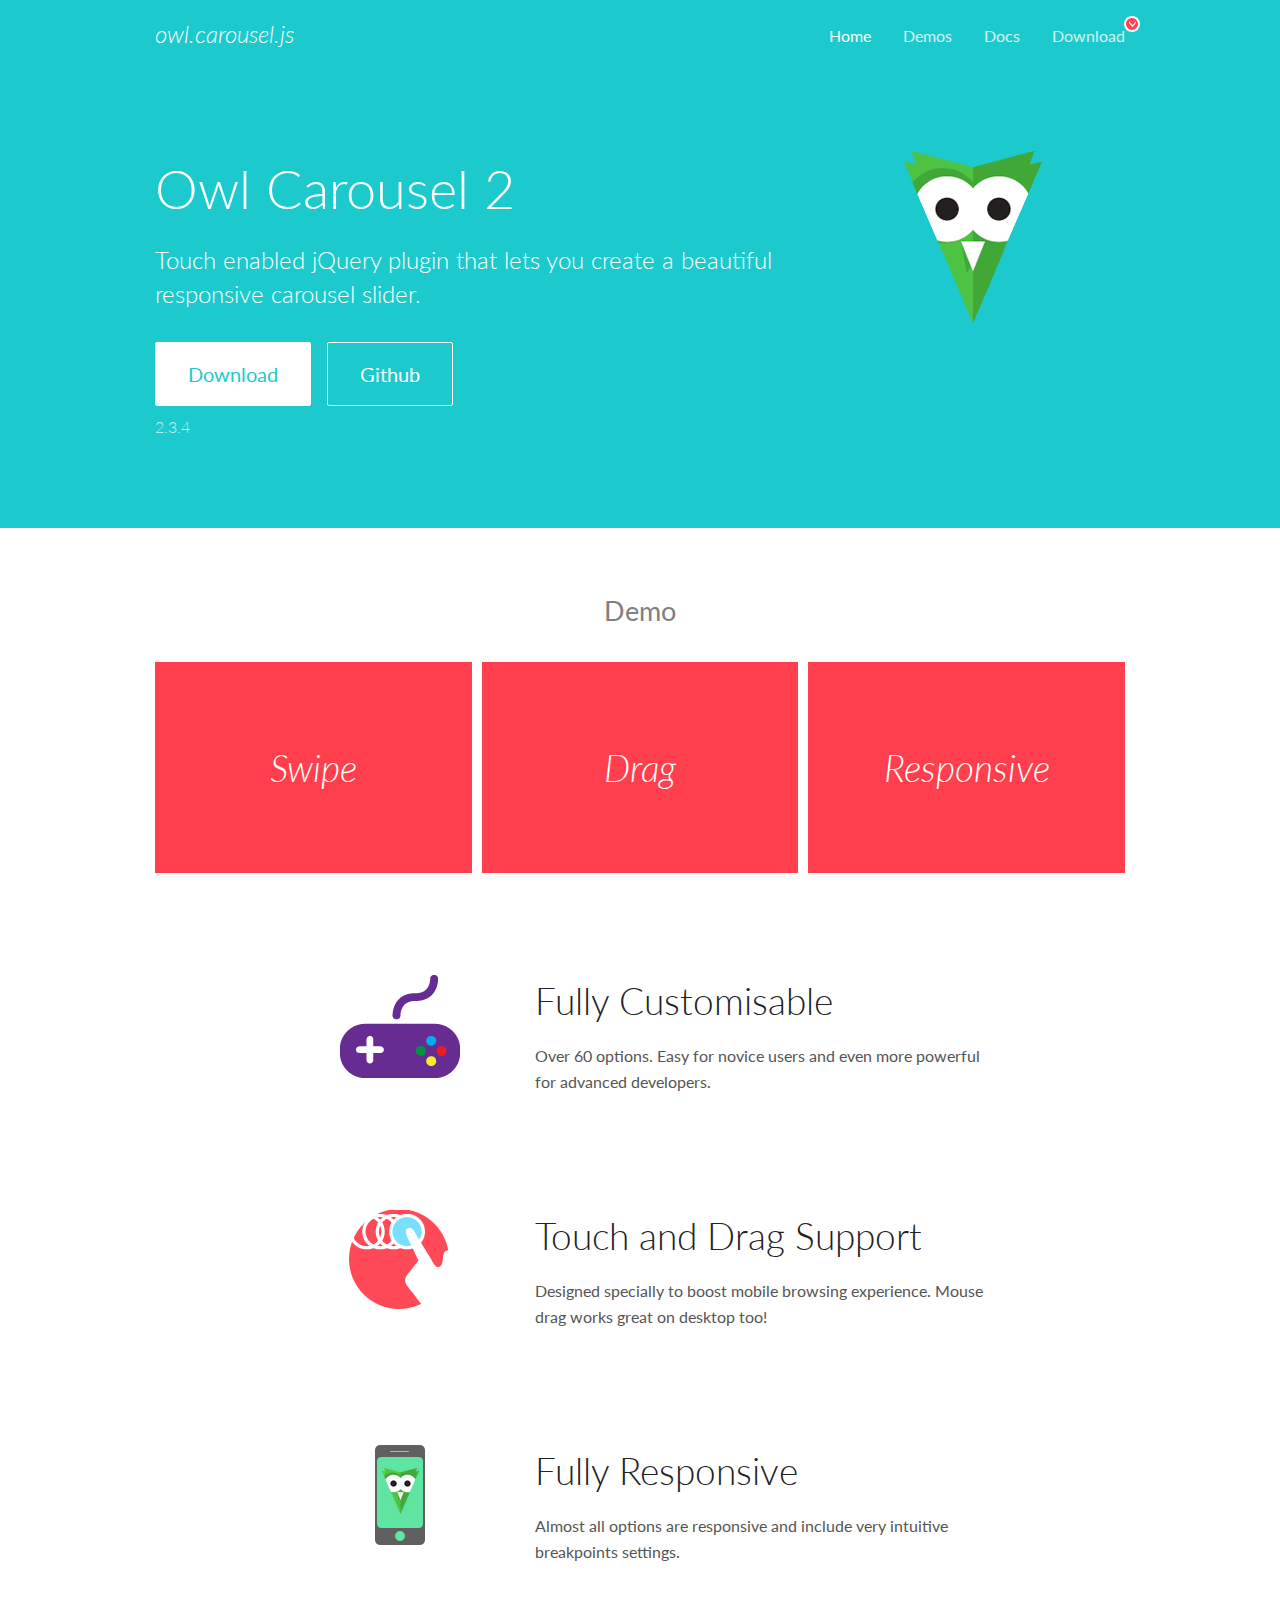
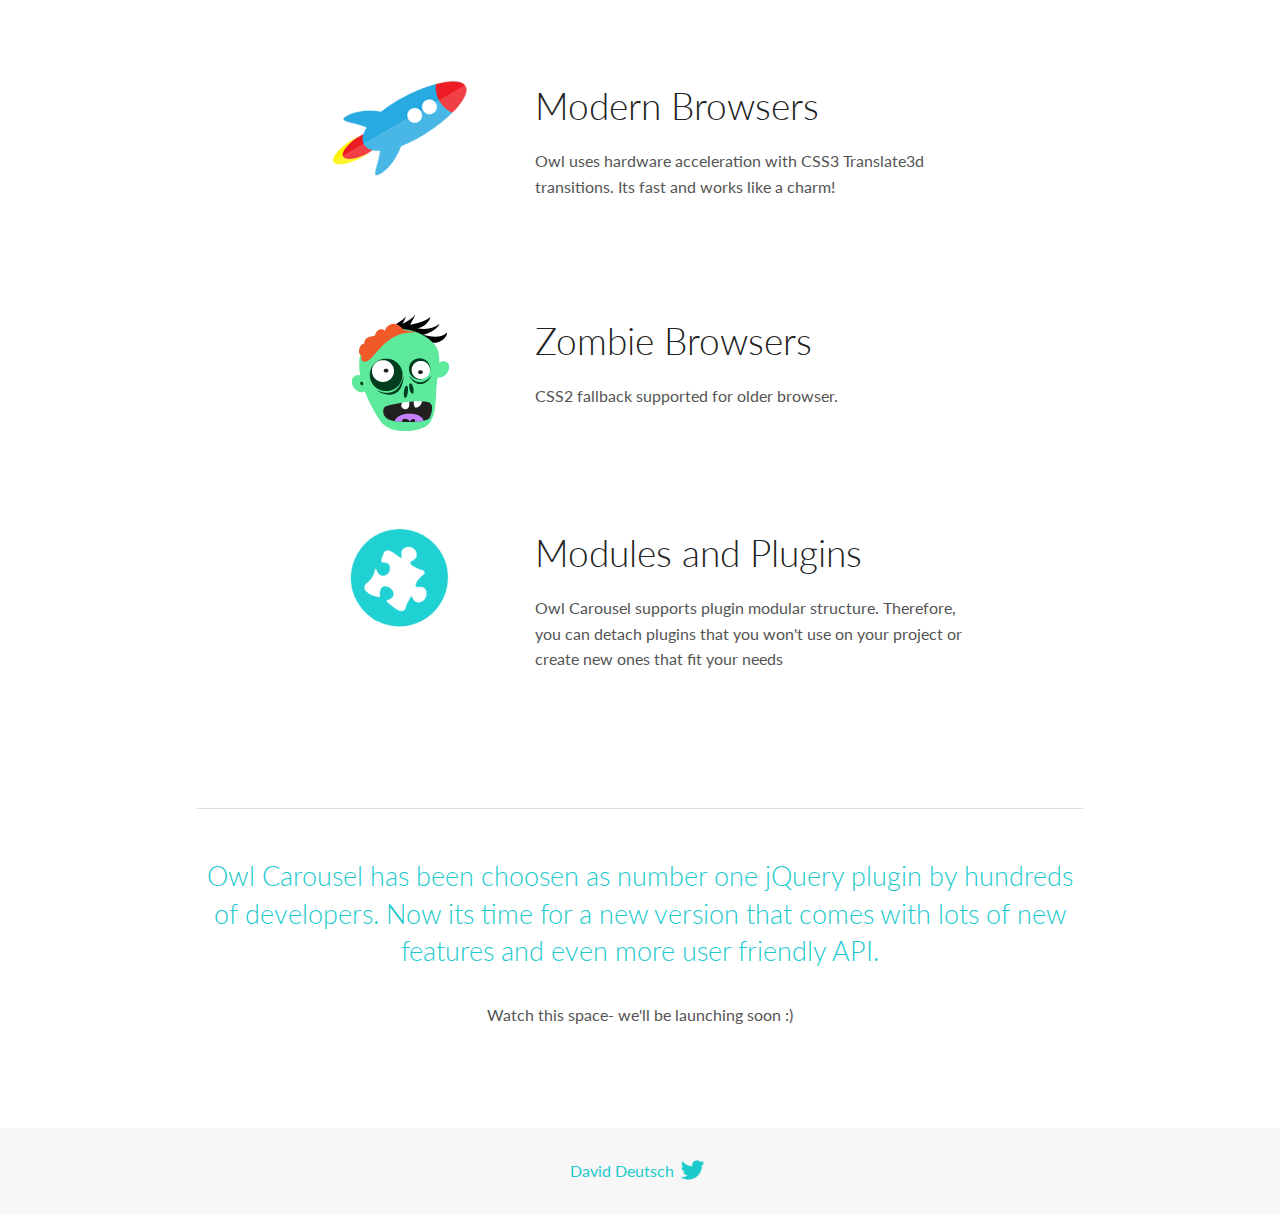
<file: MasterWork/OwlCarousel2-2.3.4/docs/index.html>
<!DOCTYPE html>
<html lang="en">
  <head>

    <!-- head -->
    <meta charset="utf-8">
    <meta name="msapplication-tap-highlight" content="no" />
    <meta name="viewport" content="width=device-width, initial-scale=1.0" />
    <meta name="description" content="Touch enabled jQuery plugin that lets you create beautiful responsive carousel slider.">
    <meta name="author" content="David Deutsch">
    <title>
      Home | Owl Carousel | 2.3.4
    </title>

    <!-- Stylesheets -->
    <link href='https://fonts.googleapis.com/css?family=Lato:300,400,700,400italic,300italic' rel='stylesheet' type='text/css'>
    <link rel="stylesheet" href="assets/css/docs.theme.min.css">

    <!-- Owl Stylesheets -->
    <link rel="stylesheet" href="assets/owlcarousel/assets/owl.carousel.min.css">
    <link rel="stylesheet" href="assets/owlcarousel/assets/owl.theme.default.min.css">

    <!-- HTML5 shim and Respond.js IE8 support of HTML5 elements and media queries -->

    <!--[if lt IE 9]>
      <script src="https://oss.maxcdn.com/libs/html5shiv/3.7.0/html5shiv.js"></script>
      <script src="https://oss.maxcdn.com/libs/respond.js/1.3.0/respond.min.js"></script>
    <![endif]-->

    <!-- Favicons -->
    <link rel="apple-touch-icon-precomposed" sizes="144x144" href="assets/ico/apple-touch-icon-144-precomposed.png">
    <link rel="shortcut icon" href="assets/ico/favicon.png">
    <link rel="shortcut icon" href="favicon.ico">

    <!-- Yeah i know js should not be in header. Its required for demos.-->

    <!-- javascript -->
    <script src="assets/vendors/jquery.min.js"></script>
    <script src="assets/owlcarousel/owl.carousel.js"></script>
  </head>
  <body>

    <!-- header -->
    <header class="header">
      <div class="row">
        <div class="large-12 columns">
          <div class="brand left">
            <h3>
              <a href="/OwlCarousel2/">owl.carousel.js</a> 
            </h3>
          </div>
          <a id="toggle-nav" class="right">
            <span></span> <span></span> <span></span> 
          </a> 
          <div class="nav-bar">
            <ul class="clearfix">
              <li class="active">
                <a href="/OwlCarousel2/index.html">Home</a> 
              </li>
              <li> <a href="/OwlCarousel2/demos/demos.html">Demos</a>  </li>
              <li> <a href="/OwlCarousel2/docs/started-welcome.html">Docs</a>  </li>
              <li>
                <a href="https://github.com/OwlCarousel2/OwlCarousel2/archive/2.3.4.zip">Download</a> 
                <span class="download"></span> 
              </li>
            </ul>
          </div>
        </div>
      </div>
    </header>

    <!-- home panel -->
    <section id="hero">
      <div class="row">
        <div class="large-8 medium-8 columns">
          <h1>Owl Carousel 2</h1>
          <h4>Touch enabled jQuery plugin that lets you create a beautiful responsive carousel slider.</h4>
          <a href="https://github.com/OwlCarousel2/OwlCarousel2/archive/2.3.4.zip" class="hero-button">Download</a> 
          <a href="https://github.com/OwlCarousel2/OwlCarousel2" class="hero-button outline">Github</a> 
          <p>2.3.4</p>
        </div>
        <div class="large-4 medium-4 columns">
          <img class="owl-logo" src="assets/img/owl-logo.png" alt="mr. Owl">
        </div>
      </div>
    </section>

    <!-- body -->
    <div class="home-demo">
      <div class="row">
        <div class="large-12 columns">
          <h3>Demo</h3>
          <div class="owl-carousel">
            <div class="item">
              <h2>Swipe</h2>
            </div>
            <div class="item">
              <h2>Drag</h2>
            </div>
            <div class="item">
              <h2>Responsive</h2>
            </div>
            <div class="item">
              <h2>CSS3</h2>
            </div>
            <div class="item">
              <h2>Fast</h2>
            </div>
            <div class="item">
              <h2>Easy</h2>
            </div>
            <div class="item">
              <h2>Free</h2>
            </div>
            <div class="item">
              <h2>Upgradable</h2>
            </div>
            <div class="item">
              <h2>Tons of options</h2>
            </div>
            <div class="item">
              <h2>Infinity</h2>
            </div>
            <div class="item">
              <h2>Auto Width</h2>
            </div>
          </div>
        </div>
      </div>
    </div>
    <script>
      var owl = $('.owl-carousel');
      owl.owlCarousel({
        margin: 10,
        loop: true,
        responsive: {
          0: {
            items: 1
          },
          600: {
            items: 2
          },
          1000: {
            items: 3
          }
        }
      })
    </script>

    <!-- features -->
    <div id="features">
      <div class="row">
        <div class="small-12 medium-9 small-centered columns">
          <section class="row feature">
            <div class="medium-4 small-12 columns">
              <img src="assets/img/feature-options.png" alt="">
            </div>
            <div class="medium-8 small-12 columns">
              <h2>Fully Customisable</h2>
              <p>Over 60 options. Easy for novice users and even more powerful for advanced developers.</p>
            </div>
          </section>
          <section class="row feature">
            <div class="medium-4 small-12 columns">
              <img src="assets/img/feature-drag.png" alt="">
            </div>
            <div class="medium-8 small-12 columns">
              <h2>Touch and Drag Support</h2>
              <p>Designed specially to boost mobile browsing experience. Mouse drag works great on desktop too!</p>
            </div>
          </section>
          <section class="row feature">
            <div class="medium-4 small-12 columns">
              <img src="assets/img/feature-responsive.png" alt="">
            </div>
            <div class="medium-8 small-12 columns">
              <h2>Fully Responsive</h2>
              <p>Almost all options are responsive and include very intuitive breakpoints settings.</p>
            </div>
          </section>
          <section class="row feature">
            <div class="medium-4 small-12 columns">
              <img src="assets/img/feature-modern.png" alt="">
            </div>
            <div class="medium-8 small-12 columns">
              <h2>Modern Browsers</h2>
              <p>Owl uses hardware acceleration with CSS3 Translate3d transitions. Its fast and works like a charm! </p>
            </div>
          </section>
          <section class="row feature">
            <div class="medium-4 small-12 columns">
              <img src="assets/img/feature-zombie.png" alt="">
            </div>
            <div class="medium-8 small-12 columns">
              <h2>Zombie Browsers</h2>
              <p>CSS2 fallback supported for older browser.</p>
            </div>
          </section>
          <section class="row feature">
            <div class="medium-4 small-12 columns">
              <img src="assets/img/feature-module.png" alt="">
            </div>
            <div class="medium-8 small-12 columns">
              <h2>Modules and Plugins</h2>
              <p>Owl Carousel supports plugin modular structure. Therefore, you can detach plugins that you won&#x27;t use on your project or create new ones that fit your needs</p>
            </div>
          </section>
        </div>
      </div>
    </div>

    <!-- footer -->
    <section id="teaser-text">
      <div class="row">
        <div class="small-12 medium-11 small-centered columns">
          <hr>
          <h3 id="owl-carousel-has-been-choosen-as-number-one-jquery-plugin-by-hundreds-of-developers-now-its-time-for-a-new-version-that-comes-with-lots-of-new-features-and-even-more-user-friendly-api-">Owl Carousel has been choosen as number one jQuery plugin by hundreds of developers. Now its time for a new version that comes with lots of new features and even more user friendly API.</h3>
          <p>Watch this space- we&#39;ll be launching soon :)</p>
        </div>
      </div>
    </section>

    <!-- footer -->
    <footer class="footer">
      <div class="row">
        <div class="large-12 columns">
          <h5>
            <a href="/OwlCarousel2/docs/support-contact.html">David Deutsch</a> 
            <a id="custom-tweet-button" href="https://twitter.com/share?url=https://github.com/OwlCarousel2/OwlCarousel2&text=Owl Carousel - This is so awesome! " target="_blank"></a> 
          </h5>
        </div>
      </div>
    </footer>

    <!-- vendors -->
    <script src="assets/vendors/highlight.js"></script>
    <script src="assets/js/app.js"></script>
  </body>
</html>
</file>
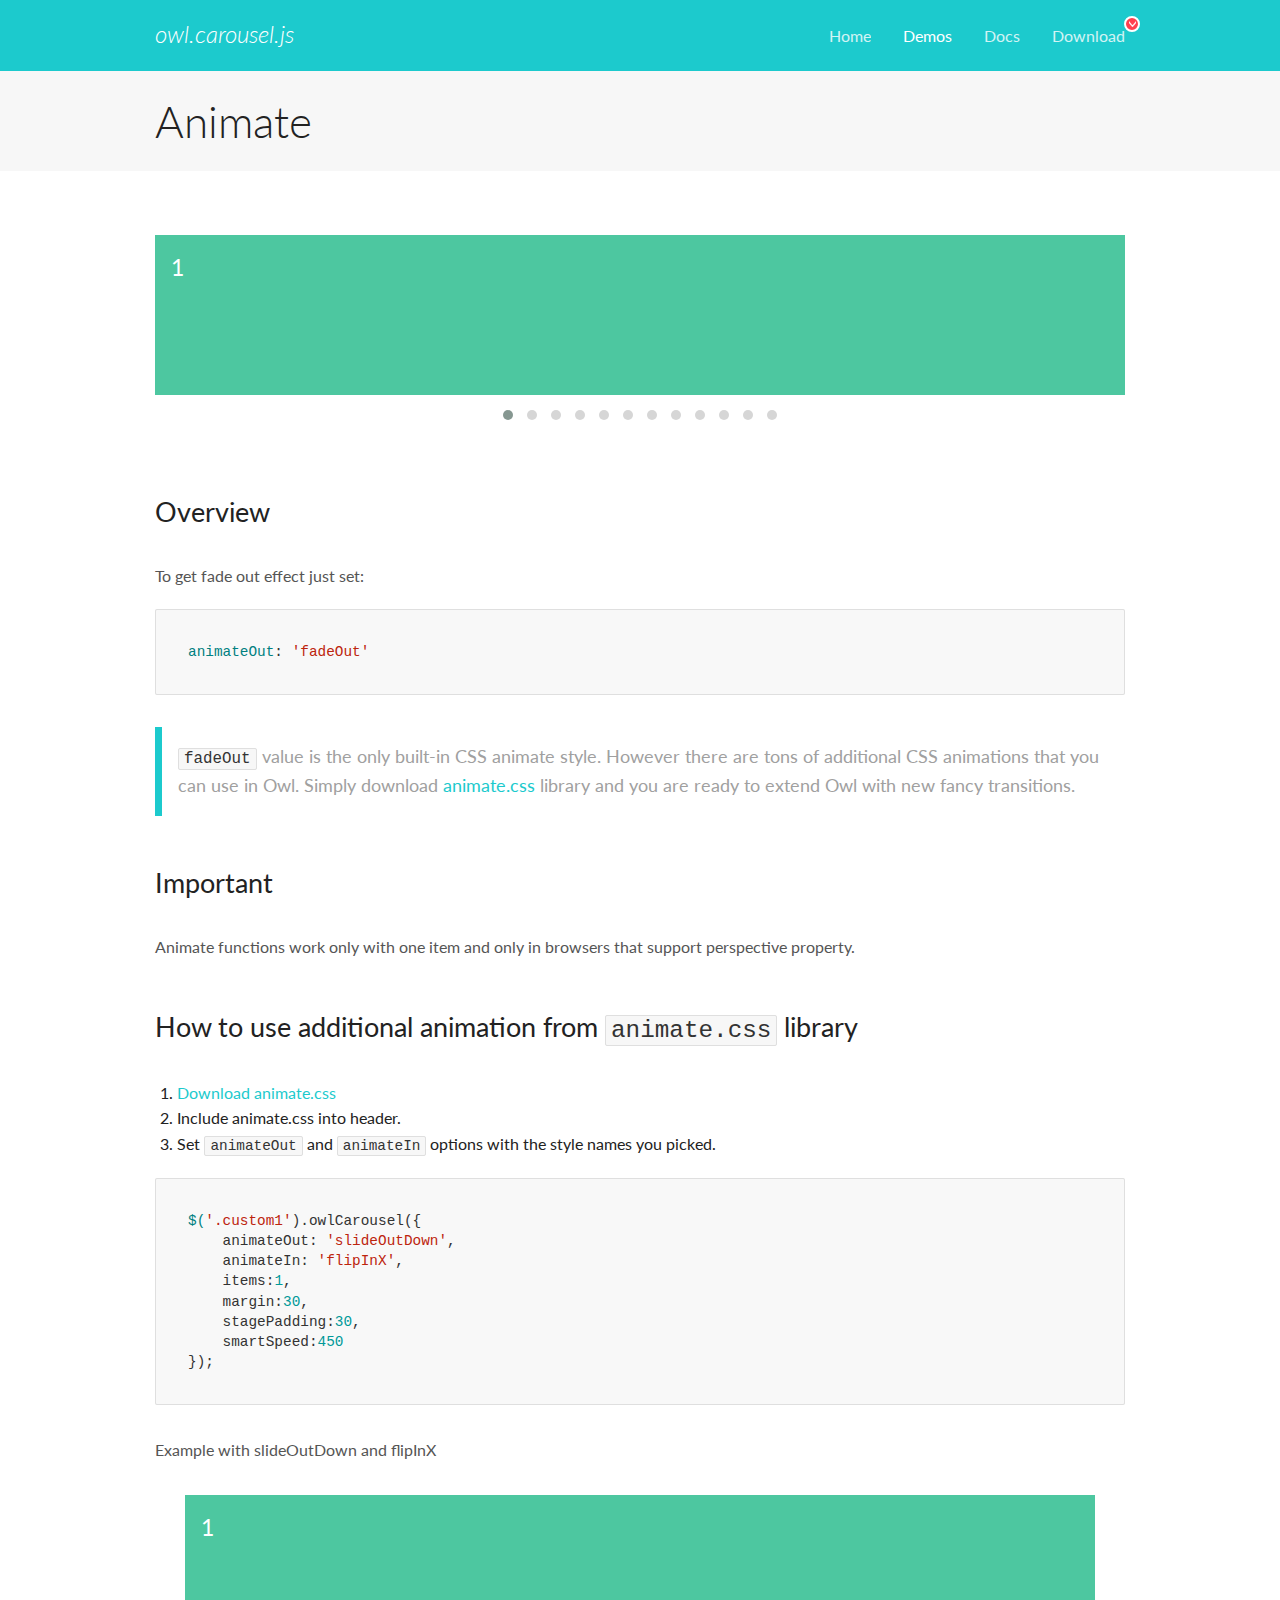
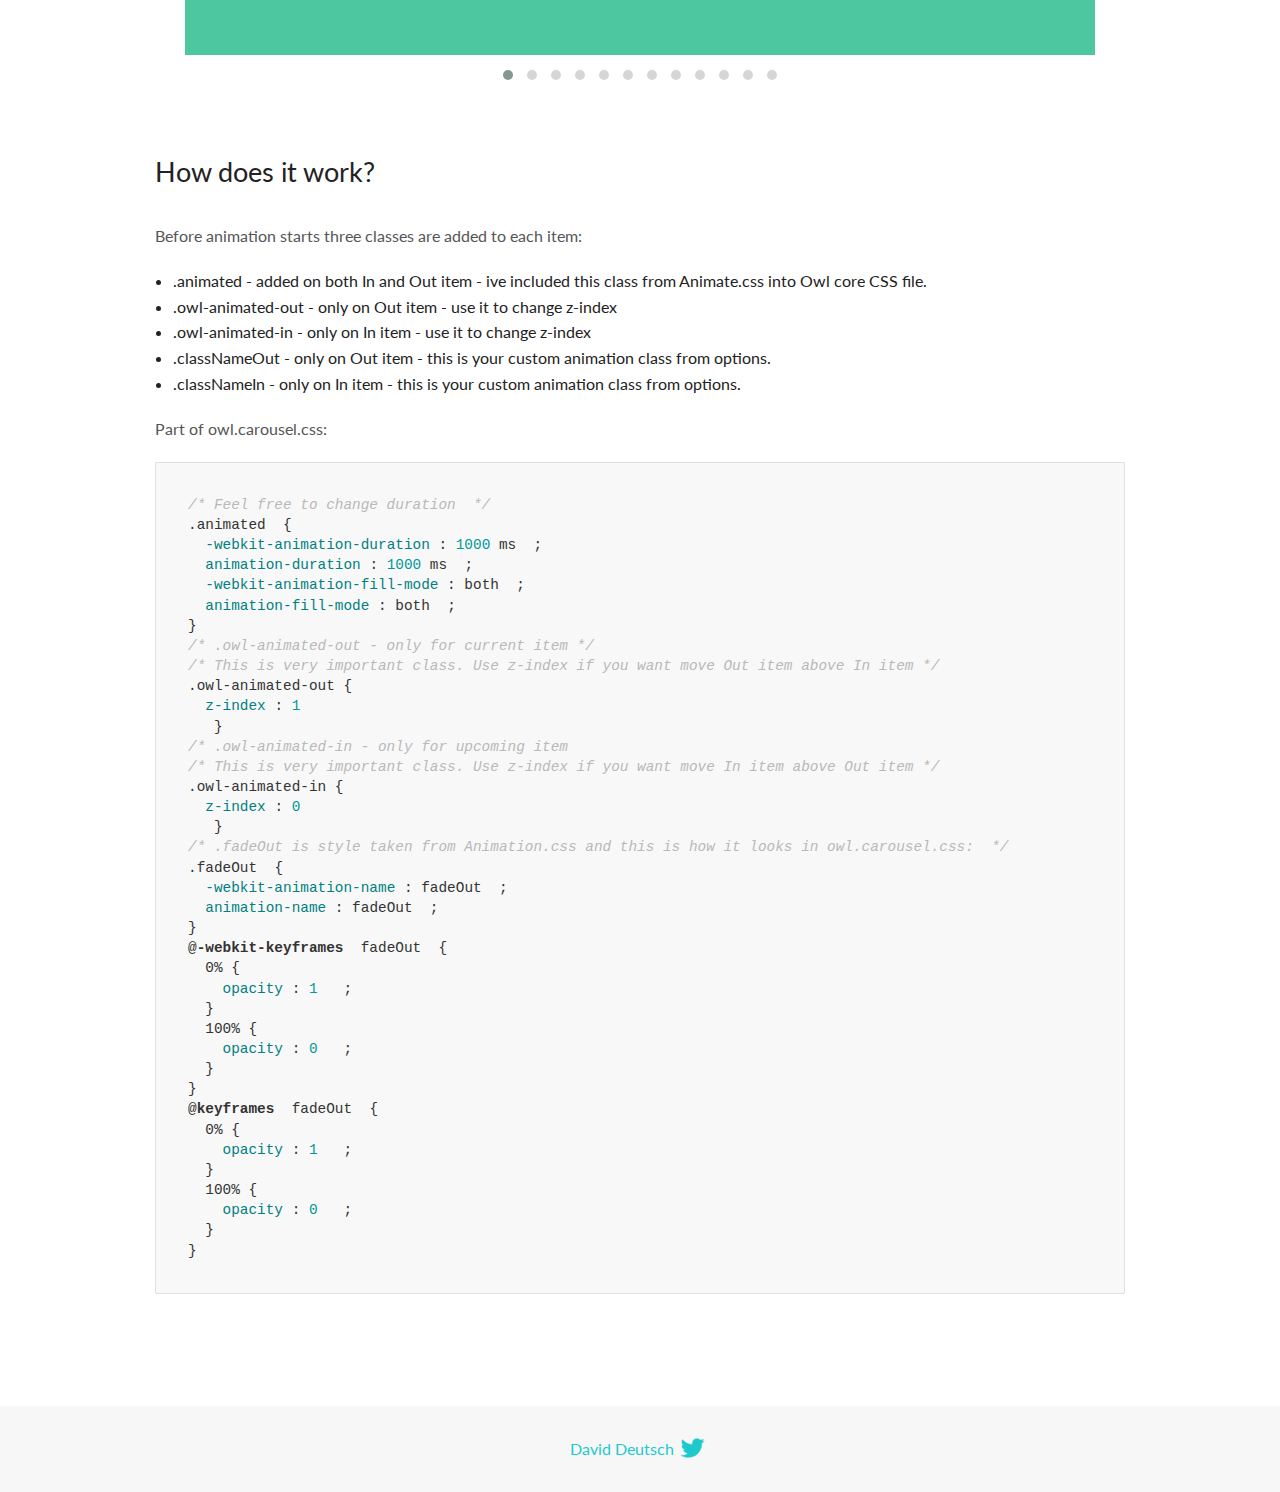
<file: MasterWork/OwlCarousel2-2.3.4/docs/demos/animate.html>
<!DOCTYPE html>
<html lang="en">
  <head>

    <!-- head -->
    <meta charset="utf-8">
    <meta name="msapplication-tap-highlight" content="no" />
    <meta name="viewport" content="width=device-width, initial-scale=1.0" />
    <meta name="description" content="Animate carousel">
    <meta name="author" content="David Deutsch">
    <title>
      Animate Demo | Owl Carousel | 2.3.4
    </title>

    <!-- Stylesheets -->
    <link href='https://fonts.googleapis.com/css?family=Lato:300,400,700,400italic,300italic' rel='stylesheet' type='text/css'>
    <link rel="stylesheet" href="../assets/css/docs.theme.min.css">

    <!-- Owl Stylesheets -->
    <link rel="stylesheet" href="../assets/owlcarousel/assets/owl.carousel.min.css">
    <link rel="stylesheet" href="../assets/owlcarousel/assets/owl.theme.default.min.css">

    <!-- HTML5 shim and Respond.js IE8 support of HTML5 elements and media queries -->

    <!--[if lt IE 9]>
      <script src="https://oss.maxcdn.com/libs/html5shiv/3.7.0/html5shiv.js"></script>
      <script src="https://oss.maxcdn.com/libs/respond.js/1.3.0/respond.min.js"></script>
    <![endif]-->

    <!-- Favicons -->
    <link rel="apple-touch-icon-precomposed" sizes="144x144" href="../assets/ico/apple-touch-icon-144-precomposed.png">
    <link rel="shortcut icon" href="../assets/ico/favicon.png">
    <link rel="shortcut icon" href="favicon.ico">

    <!-- Yeah i know js should not be in header. Its required for demos.-->

    <!-- javascript -->
    <script src="../assets/vendors/jquery.min.js"></script>
    <script src="../assets/owlcarousel/owl.carousel.js"></script>
  </head>
  <body>

    <!-- header -->
    <header class="header">
      <div class="row">
        <div class="large-12 columns">
          <div class="brand left">
            <h3>
              <a href="/OwlCarousel2/">owl.carousel.js</a> 
            </h3>
          </div>
          <a id="toggle-nav" class="right">
            <span></span> <span></span> <span></span> 
          </a> 
          <div class="nav-bar">
            <ul class="clearfix">
              <li> <a href="/OwlCarousel2/index.html">Home</a>  </li>
              <li class="active">
                <a href="/OwlCarousel2/demos/demos.html">Demos</a> 
              </li>
              <li> <a href="/OwlCarousel2/docs/started-welcome.html">Docs</a>  </li>
              <li>
                <a href="https://github.com/OwlCarousel2/OwlCarousel2/archive/2.3.4.zip">Download</a> 
                <span class="download"></span> 
              </li>
            </ul>
          </div>
        </div>
      </div>
    </header>

    <!-- title -->
    <section class="title">
      <div class="row">
        <div class="large-12 columns">
          <h1>Animate</h1>
        </div>
      </div>
    </section>

    <!--  Demos -->
    <section id="demos">
      <div class="row">
        <div class="large-12 columns">
          <div class="fadeOut owl-carousel owl-theme">
            <div class="item">
              <h4>1</h4>
            </div>
            <div class="item">
              <h4>2</h4>
            </div>
            <div class="item">
              <h4>3</h4>
            </div>
            <div class="item">
              <h4>4</h4>
            </div>
            <div class="item">
              <h4>5</h4>
            </div>
            <div class="item">
              <h4>6</h4>
            </div>
            <div class="item">
              <h4>7</h4>
            </div>
            <div class="item">
              <h4>8</h4>
            </div>
            <div class="item">
              <h4>9</h4>
            </div>
            <div class="item">
              <h4>10</h4>
            </div>
            <div class="item">
              <h4>11</h4>
            </div>
            <div class="item">
              <h4>12</h4>
            </div>
          </div>
          <h3 id="overview">Overview</h3>
          <p>To get fade out effect just set:</p>
          <pre><code>animateOut: &#39;fadeOut&#39;</code></pre>
          <blockquote>
            <p><code>fadeOut</code> value is the only built-in CSS animate style. However there are tons of additional CSS animations that you can use in Owl. Simply download
              <a href="https://daneden.github.io/animate.css/">animate.css</a>  library and you are ready to extend Owl with new fancy transitions.</p>
          </blockquote>
          <h3 id="important">Important</h3>
          <p>Animate functions work only with one item and only in browsers that support perspective property.</p>
          <h3 id="how-to-use-additional-animation-from-animate-css-library">How to use additional animation from <code>animate.css</code> library</h3>
          <ol>
            <li> <a href="https://daneden.github.io/animate.css/">Download animate.css</a>  </li>
            <li>Include animate.css into header.</li>
            <li>Set <code>animateOut</code> and <code>animateIn</code> options with the style names you picked.</li>
          </ol>
          <pre><code>$(&#39;.custom1&#39;).owlCarousel({
    animateOut: &#39;slideOutDown&#39;,
    animateIn: &#39;flipInX&#39;,
    items:1,
    margin:30,
    stagePadding:30,
    smartSpeed:450
});</code></pre>
          <p>Example with slideOutDown and flipInX</p>
          <div class="custom1 owl-carousel owl-theme">
            <div class="item">
              <h4>1</h4>
            </div>
            <div class="item">
              <h4>2</h4>
            </div>
            <div class="item">
              <h4>3</h4>
            </div>
            <div class="item">
              <h4>4</h4>
            </div>
            <div class="item">
              <h4>5</h4>
            </div>
            <div class="item">
              <h4>6</h4>
            </div>
            <div class="item">
              <h4>7</h4>
            </div>
            <div class="item">
              <h4>8</h4>
            </div>
            <div class="item">
              <h4>9</h4>
            </div>
            <div class="item">
              <h4>10</h4>
            </div>
            <div class="item">
              <h4>11</h4>
            </div>
            <div class="item">
              <h4>12</h4>
            </div>
          </div>
          <h3 id="how-does-it-work-">How does it work?</h3>
          <p>Before animation starts three classes are added to each item:</p>
          <ul>
            <li>.animated - added on both In and Out item - ive included this class from Animate.css into Owl core CSS file.</li>
            <li>.owl-animated-out - only on Out item - use it to change z-index</li>
            <li>.owl-animated-in - only on In item - use it to change z-index</li>
            <li>.classNameOut - only on Out item - this is your custom animation class from options.</li>
            <li>.classNameIn - only on In item - this is your custom animation class from options.</li>
          </ul>
          <p>Part of owl.carousel.css:</p>
          <pre><code class="language-css"><span class="comment">/* Feel free to change duration  */</span> 
<span class="class">.animated</span>  <span class="rules">{
  <span class="rule"><span class="attribute">-webkit-animation-duration</span> :<span class="value"> <span class="number">1000</span> ms</span> </span> ;
  <span class="rule"><span class="attribute">animation-duration</span> :<span class="value"> <span class="number">1000</span> ms</span> </span> ;
  <span class="rule"><span class="attribute">-webkit-animation-fill-mode</span> :<span class="value"> both</span> </span> ;
  <span class="rule"><span class="attribute">animation-fill-mode</span> :<span class="value"> both</span> </span> ;
<span class="rule">}</span> </span> 
<span class="comment">/* .owl-animated-out - only for current item */</span> 
<span class="comment">/* This is very important class. Use z-index if you want move Out item above In item */</span> 
<span class="class">.owl-animated-out</span> <span class="rules">{
  <span class="rule"><span class="attribute">z-index</span> :<span class="value"> <span class="number">1</span> 
</span> </span> </span> }
<span class="comment">/* .owl-animated-in - only for upcoming item
/* This is very important class. Use z-index if you want move In item above Out item */</span> 
<span class="class">.owl-animated-in</span> <span class="rules">{
  <span class="rule"><span class="attribute">z-index</span> :<span class="value"> <span class="number">0</span> 
</span> </span> </span> }
<span class="comment">/* .fadeOut is style taken from Animation.css and this is how it looks in owl.carousel.css:  */</span> 
<span class="class">.fadeOut</span>  <span class="rules">{
  <span class="rule"><span class="attribute">-webkit-animation-name</span> :<span class="value"> fadeOut</span> </span> ;
  <span class="rule"><span class="attribute">animation-name</span> :<span class="value"> fadeOut</span> </span> ;
<span class="rule">}</span> </span> 
<span class="at_rule">@<span class="keyword">-webkit-keyframes</span>  fadeOut </span> {
  0% <span class="rules">{
    <span class="rule"><span class="attribute">opacity</span> :<span class="value"> <span class="number">1</span> </span> </span> ;
  <span class="rule">}</span> </span> 
  100% <span class="rules">{
    <span class="rule"><span class="attribute">opacity</span> :<span class="value"> <span class="number">0</span> </span> </span> ;
  <span class="rule">}</span> </span> 
}
<span class="at_rule">@<span class="keyword">keyframes</span>  fadeOut </span> {
  0% <span class="rules">{
    <span class="rule"><span class="attribute">opacity</span> :<span class="value"> <span class="number">1</span> </span> </span> ;
  <span class="rule">}</span> </span> 
  100% <span class="rules">{
    <span class="rule"><span class="attribute">opacity</span> :<span class="value"> <span class="number">0</span> </span> </span> ;
  <span class="rule">}</span> </span> 
}</code></pre>
          <link rel="stylesheet" href="../assets/css/animate.css">
          <script>
            jQuery(document).ready(function($) {
              $('.fadeOut').owlCarousel({
                items: 1,
                animateOut: 'fadeOut',
                loop: true,
                margin: 10,
              });
              $('.custom1').owlCarousel({
                animateOut: 'slideOutDown',
                animateIn: 'flipInX',
                items: 1,
                margin: 30,
                stagePadding: 30,
                smartSpeed: 450
              });
            });
          </script>
        </div>
      </div>
    </section>

    <!-- footer -->
    <footer class="footer">
      <div class="row">
        <div class="large-12 columns">
          <h5>
            <a href="/OwlCarousel2/docs/support-contact.html">David Deutsch</a> 
            <a id="custom-tweet-button" href="https://twitter.com/share?url=https://github.com/OwlCarousel2/OwlCarousel2&text=Owl Carousel - This is so awesome! " target="_blank"></a> 
          </h5>
        </div>
      </div>
    </footer>

    <!-- vendors -->
    <script src="../assets/vendors/highlight.js"></script>
    <script src="../assets/js/app.js"></script>
  </body>
</html>
</file>
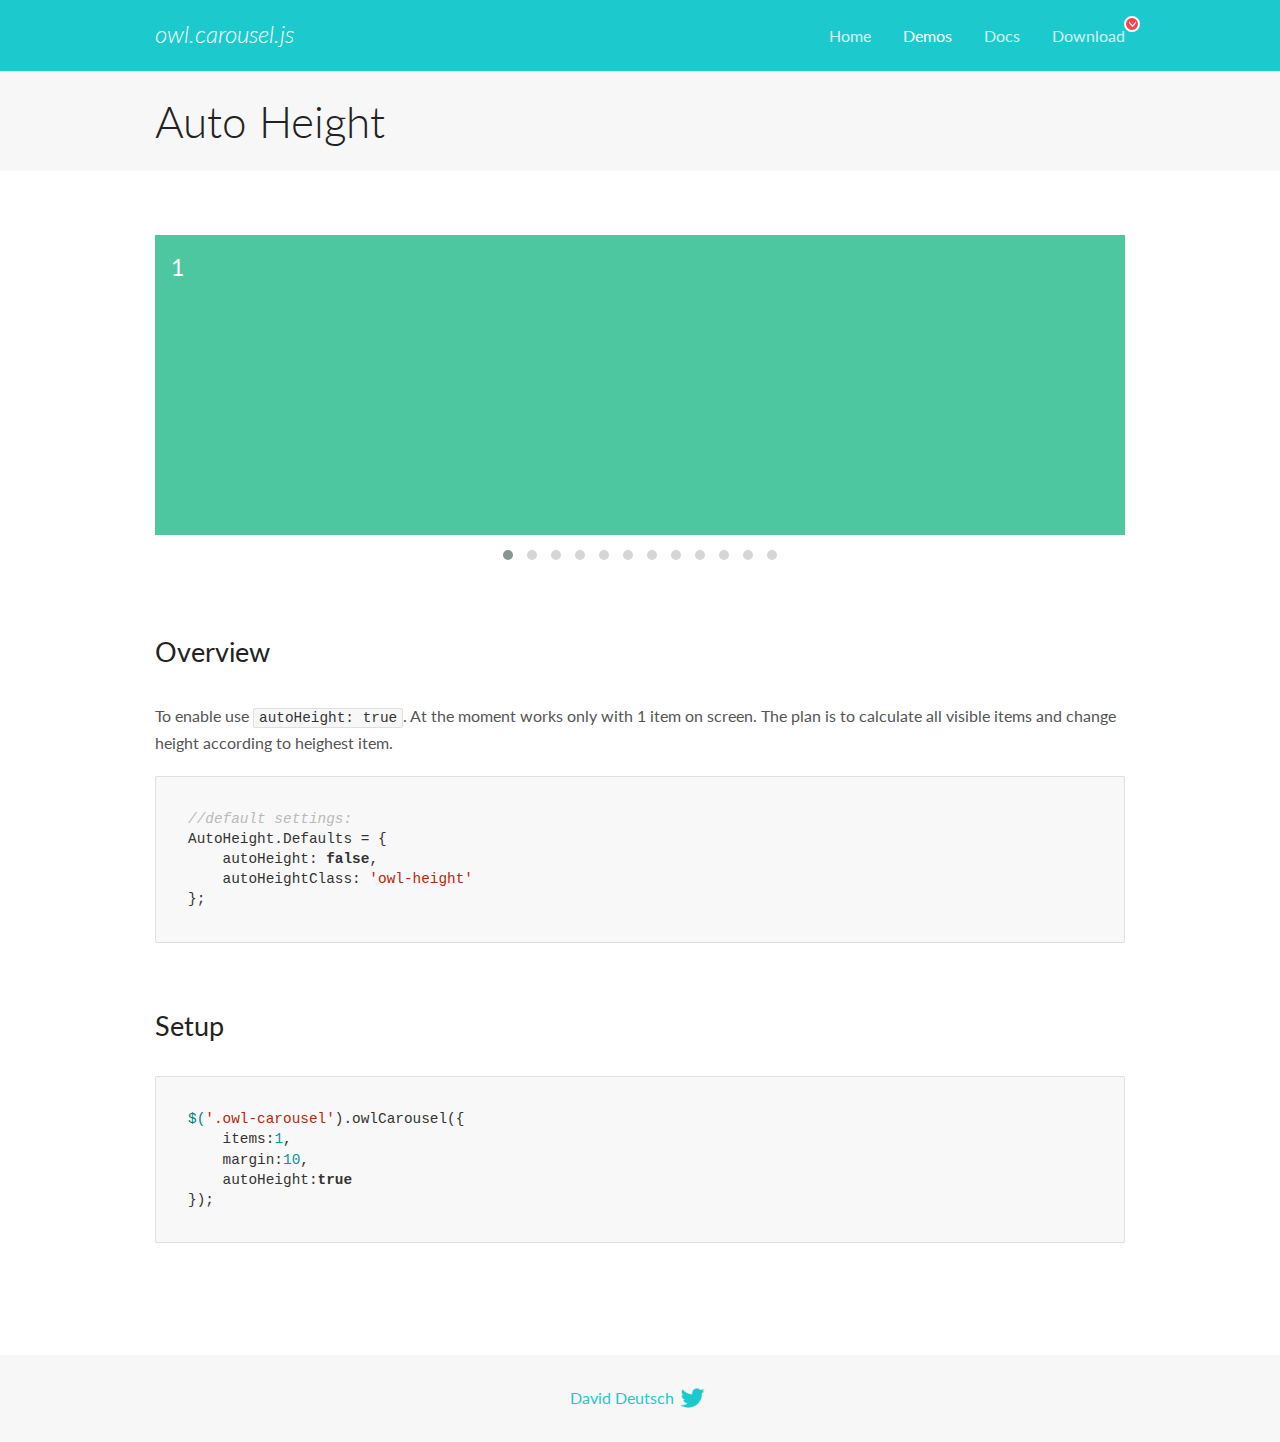
<file: MasterWork/OwlCarousel2-2.3.4/docs/demos/autoheight.html>
<!DOCTYPE html>
<html lang="en">
  <head>

    <!-- head -->
    <meta charset="utf-8">
    <meta name="msapplication-tap-highlight" content="no" />
    <meta name="viewport" content="width=device-width, initial-scale=1.0" />
    <meta name="description" content="autoHeight usage demo">
    <meta name="author" content="David Deutsch">
    <title>
      Auto Height Demo | Owl Carousel | 2.3.4
    </title>

    <!-- Stylesheets -->
    <link href='https://fonts.googleapis.com/css?family=Lato:300,400,700,400italic,300italic' rel='stylesheet' type='text/css'>
    <link rel="stylesheet" href="../assets/css/docs.theme.min.css">

    <!-- Owl Stylesheets -->
    <link rel="stylesheet" href="../assets/owlcarousel/assets/owl.carousel.min.css">
    <link rel="stylesheet" href="../assets/owlcarousel/assets/owl.theme.default.min.css">

    <!-- HTML5 shim and Respond.js IE8 support of HTML5 elements and media queries -->

    <!--[if lt IE 9]>
      <script src="https://oss.maxcdn.com/libs/html5shiv/3.7.0/html5shiv.js"></script>
      <script src="https://oss.maxcdn.com/libs/respond.js/1.3.0/respond.min.js"></script>
    <![endif]-->

    <!-- Favicons -->
    <link rel="apple-touch-icon-precomposed" sizes="144x144" href="../assets/ico/apple-touch-icon-144-precomposed.png">
    <link rel="shortcut icon" href="../assets/ico/favicon.png">
    <link rel="shortcut icon" href="favicon.ico">

    <!-- Yeah i know js should not be in header. Its required for demos.-->

    <!-- javascript -->
    <script src="../assets/vendors/jquery.min.js"></script>
    <script src="../assets/owlcarousel/owl.carousel.js"></script>
  </head>
  <body>

    <!-- header -->
    <header class="header">
      <div class="row">
        <div class="large-12 columns">
          <div class="brand left">
            <h3>
              <a href="/OwlCarousel2/">owl.carousel.js</a> 
            </h3>
          </div>
          <a id="toggle-nav" class="right">
            <span></span> <span></span> <span></span> 
          </a> 
          <div class="nav-bar">
            <ul class="clearfix">
              <li> <a href="/OwlCarousel2/index.html">Home</a>  </li>
              <li class="active">
                <a href="/OwlCarousel2/demos/demos.html">Demos</a> 
              </li>
              <li> <a href="/OwlCarousel2/docs/started-welcome.html">Docs</a>  </li>
              <li>
                <a href="https://github.com/OwlCarousel2/OwlCarousel2/archive/2.3.4.zip">Download</a> 
                <span class="download"></span> 
              </li>
            </ul>
          </div>
        </div>
      </div>
    </header>

    <!-- title -->
    <section class="title">
      <div class="row">
        <div class="large-12 columns">
          <h1>Auto Height</h1>
        </div>
      </div>
    </section>

    <!--  Demos -->
    <section id="demos">
      <div class="row">
        <div class="large-12 columns">
          <div class="owl-carousel owl-theme">
            <div class="item" style="height:300px">
              <h4>1</h4>
            </div>
            <div class="item" style="height:100px">
              <h4>2</h4>
            </div>
            <div class="item" style="height:500px">
              <h4>3</h4>
            </div>
            <div class="item" style="height:250px">
              <h4>4</h4>
            </div>
            <div class="item" style="height:400px">
              <h4>5</h4>
            </div>
            <div class="item" style="height:500px">
              <h4>6</h4>
            </div>
            <div class="item" style="height:600px">
              <h4>7</h4>
            </div>
            <div class="item" style="height:400px">
              <h4>8</h4>
            </div>
            <div class="item" style="height:300px">
              <h4>9</h4>
            </div>
            <div class="item" style="height:350px">
              <h4>10</h4>
            </div>
            <div class="item" style="height:200px">
              <h4>11</h4>
            </div>
            <div class="item" style="height:150px">
              <h4>12</h4>
            </div>
          </div>
          <h3 id="overview">Overview</h3>
          <p>To enable use <code>autoHeight: true</code>. At the moment works only with 1 item on screen. The plan is to calculate all visible items and change height according to heighest item.</p>
          <pre><code>//default settings:
AutoHeight.Defaults = {
    autoHeight: false,
    autoHeightClass: &#39;owl-height&#39;
};</code></pre>
          <h3 id="setup">Setup</h3>
          <pre><code>$(&#39;.owl-carousel&#39;).owlCarousel({
    items:1,
    margin:10,
    autoHeight:true
});</code></pre>
          <script>
            $(document).ready(function() {
              $('.owl-carousel').owlCarousel({
                items: 1,
                margin: 10,
                autoHeight: true
              });
            })
          </script>
        </div>
      </div>
    </section>

    <!-- footer -->
    <footer class="footer">
      <div class="row">
        <div class="large-12 columns">
          <h5>
            <a href="/OwlCarousel2/docs/support-contact.html">David Deutsch</a> 
            <a id="custom-tweet-button" href="https://twitter.com/share?url=https://github.com/OwlCarousel2/OwlCarousel2&text=Owl Carousel - This is so awesome! " target="_blank"></a> 
          </h5>
        </div>
      </div>
    </footer>

    <!-- vendors -->
    <script src="../assets/vendors/highlight.js"></script>
    <script src="../assets/js/app.js"></script>
  </body>
</html>
</file>
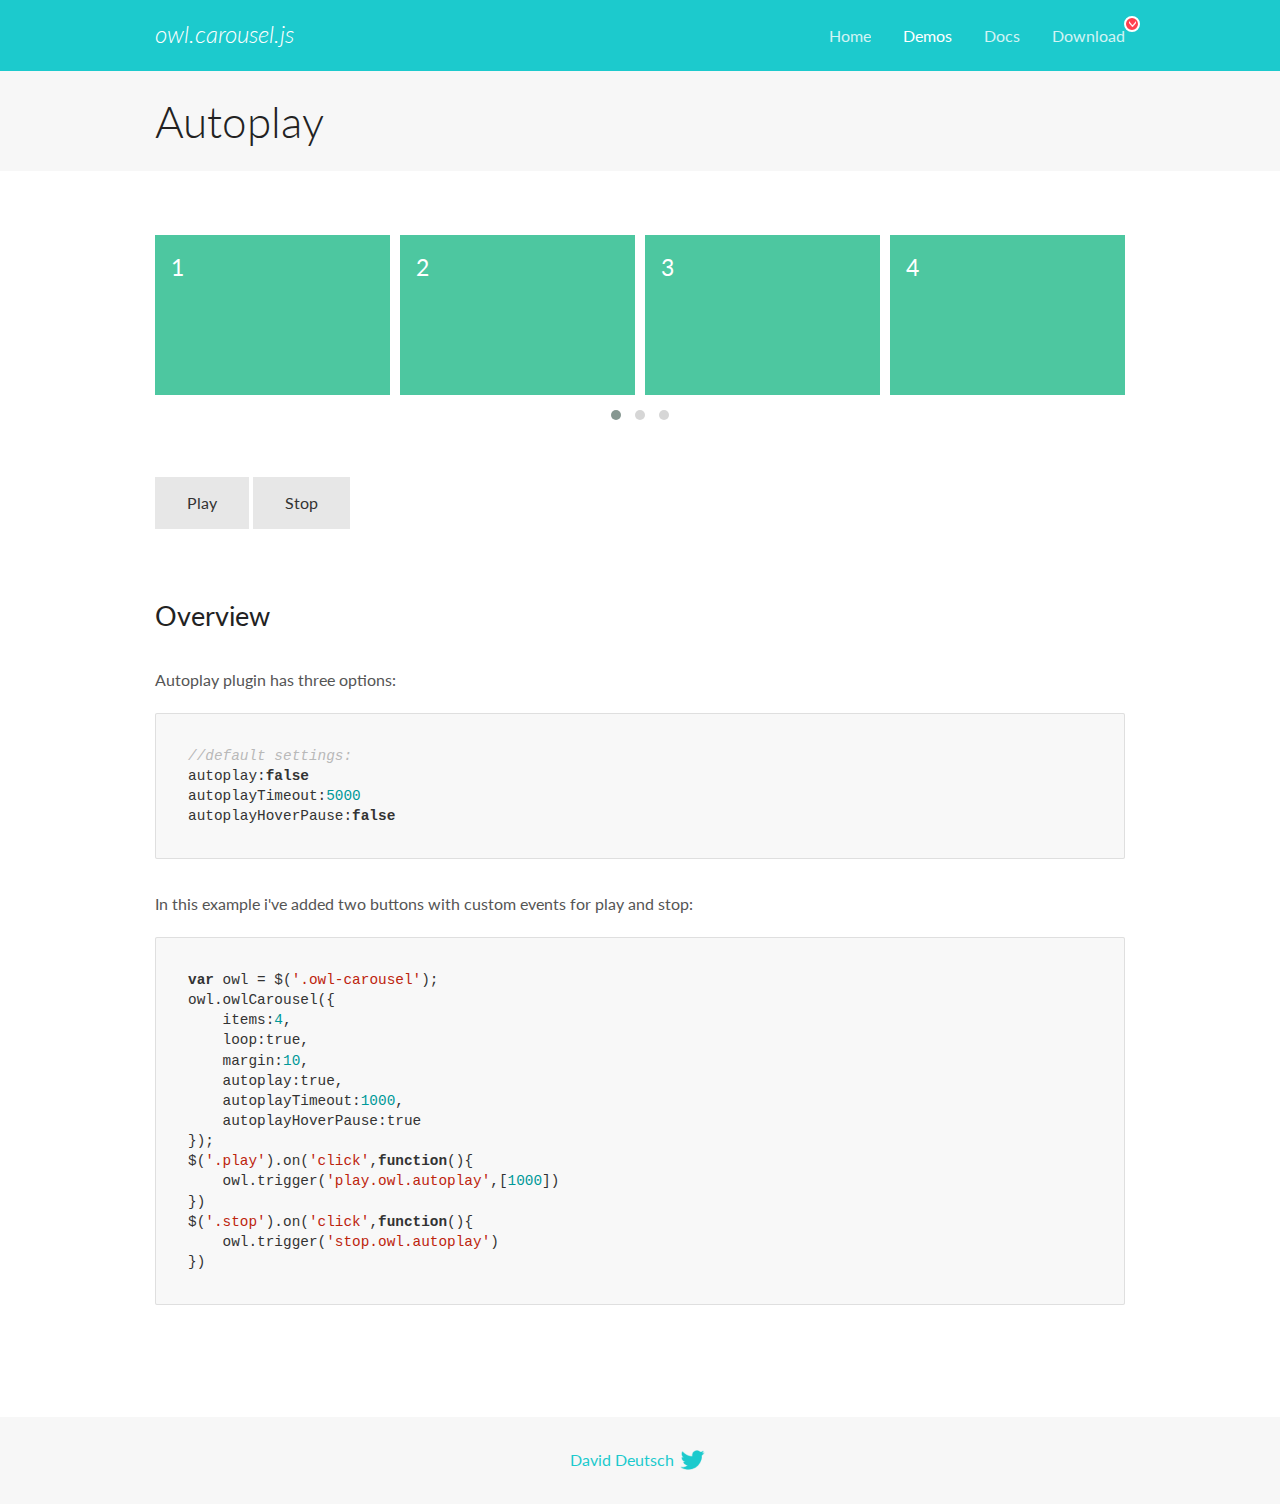
<file: MasterWork/OwlCarousel2-2.3.4/docs/demos/autoplay.html>
<!DOCTYPE html>
<html lang="en">
  <head>

    <!-- head -->
    <meta charset="utf-8">
    <meta name="msapplication-tap-highlight" content="no" />
    <meta name="viewport" content="width=device-width, initial-scale=1.0" />
    <meta name="description" content="Autoplay usage demo">
    <meta name="author" content="David Deutsch">
    <title>
      Autoplay Demo | Owl Carousel | 2.3.4
    </title>

    <!-- Stylesheets -->
    <link href='https://fonts.googleapis.com/css?family=Lato:300,400,700,400italic,300italic' rel='stylesheet' type='text/css'>
    <link rel="stylesheet" href="../assets/css/docs.theme.min.css">

    <!-- Owl Stylesheets -->
    <link rel="stylesheet" href="../assets/owlcarousel/assets/owl.carousel.min.css">
    <link rel="stylesheet" href="../assets/owlcarousel/assets/owl.theme.default.min.css">

    <!-- HTML5 shim and Respond.js IE8 support of HTML5 elements and media queries -->

    <!--[if lt IE 9]>
      <script src="https://oss.maxcdn.com/libs/html5shiv/3.7.0/html5shiv.js"></script>
      <script src="https://oss.maxcdn.com/libs/respond.js/1.3.0/respond.min.js"></script>
    <![endif]-->

    <!-- Favicons -->
    <link rel="apple-touch-icon-precomposed" sizes="144x144" href="../assets/ico/apple-touch-icon-144-precomposed.png">
    <link rel="shortcut icon" href="../assets/ico/favicon.png">
    <link rel="shortcut icon" href="favicon.ico">

    <!-- Yeah i know js should not be in header. Its required for demos.-->

    <!-- javascript -->
    <script src="../assets/vendors/jquery.min.js"></script>
    <script src="../assets/owlcarousel/owl.carousel.js"></script>
  </head>
  <body>

    <!-- header -->
    <header class="header">
      <div class="row">
        <div class="large-12 columns">
          <div class="brand left">
            <h3>
              <a href="/OwlCarousel2/">owl.carousel.js</a> 
            </h3>
          </div>
          <a id="toggle-nav" class="right">
            <span></span> <span></span> <span></span> 
          </a> 
          <div class="nav-bar">
            <ul class="clearfix">
              <li> <a href="/OwlCarousel2/index.html">Home</a>  </li>
              <li class="active">
                <a href="/OwlCarousel2/demos/demos.html">Demos</a> 
              </li>
              <li> <a href="/OwlCarousel2/docs/started-welcome.html">Docs</a>  </li>
              <li>
                <a href="https://github.com/OwlCarousel2/OwlCarousel2/archive/2.3.4.zip">Download</a> 
                <span class="download"></span> 
              </li>
            </ul>
          </div>
        </div>
      </div>
    </header>

    <!-- title -->
    <section class="title">
      <div class="row">
        <div class="large-12 columns">
          <h1>Autoplay</h1>
        </div>
      </div>
    </section>

    <!--  Demos -->
    <section id="demos">
      <div class="row">
        <div class="large-12 columns">
          <div class="owl-carousel owl-theme">
            <div class="item">
              <h4>1</h4>
            </div>
            <div class="item">
              <h4>2</h4>
            </div>
            <div class="item">
              <h4>3</h4>
            </div>
            <div class="item">
              <h4>4</h4>
            </div>
            <div class="item">
              <h4>5</h4>
            </div>
            <div class="item">
              <h4>6</h4>
            </div>
            <div class="item">
              <h4>7</h4>
            </div>
            <div class="item">
              <h4>8</h4>
            </div>
            <div class="item">
              <h4>9</h4>
            </div>
            <div class="item">
              <h4>10</h4>
            </div>
            <div class="item">
              <h4>11</h4>
            </div>
            <div class="item">
              <h4>12</h4>
            </div>
          </div>
          <a class="button secondary play">Play</a> 
          <a class="button secondary stop">Stop</a> 
          <h3 id="overview">Overview</h3>
          <p>Autoplay plugin has three options:</p>
          <pre><code>//default settings:
autoplay:false
autoplayTimeout:5000
autoplayHoverPause:false</code></pre>
          <p>In this example i&#39;ve added two buttons with custom events for play and stop:</p>
          <pre><code>var owl = $(&#39;.owl-carousel&#39;);
owl.owlCarousel({
    items:4,
    loop:true,
    margin:10,
    autoplay:true,
    autoplayTimeout:1000,
    autoplayHoverPause:true
});
$(&#39;.play&#39;).on(&#39;click&#39;,function(){
    owl.trigger(&#39;play.owl.autoplay&#39;,[1000])
})
$(&#39;.stop&#39;).on(&#39;click&#39;,function(){
    owl.trigger(&#39;stop.owl.autoplay&#39;)
})</code></pre>
          <script>
            $(document).ready(function() {
              var owl = $('.owl-carousel');
              owl.owlCarousel({
                items: 4,
                loop: true,
                margin: 10,
                autoplay: true,
                autoplayTimeout: 1000,
                autoplayHoverPause: true
              });
              $('.play').on('click', function() {
                owl.trigger('play.owl.autoplay', [1000])
              })
              $('.stop').on('click', function() {
                owl.trigger('stop.owl.autoplay')
              })
            })
          </script>
        </div>
      </div>
    </section>

    <!-- footer -->
    <footer class="footer">
      <div class="row">
        <div class="large-12 columns">
          <h5>
            <a href="/OwlCarousel2/docs/support-contact.html">David Deutsch</a> 
            <a id="custom-tweet-button" href="https://twitter.com/share?url=https://github.com/OwlCarousel2/OwlCarousel2&text=Owl Carousel - This is so awesome! " target="_blank"></a> 
          </h5>
        </div>
      </div>
    </footer>

    <!-- vendors -->
    <script src="../assets/vendors/highlight.js"></script>
    <script src="../assets/js/app.js"></script>
  </body>
</html>
</file>
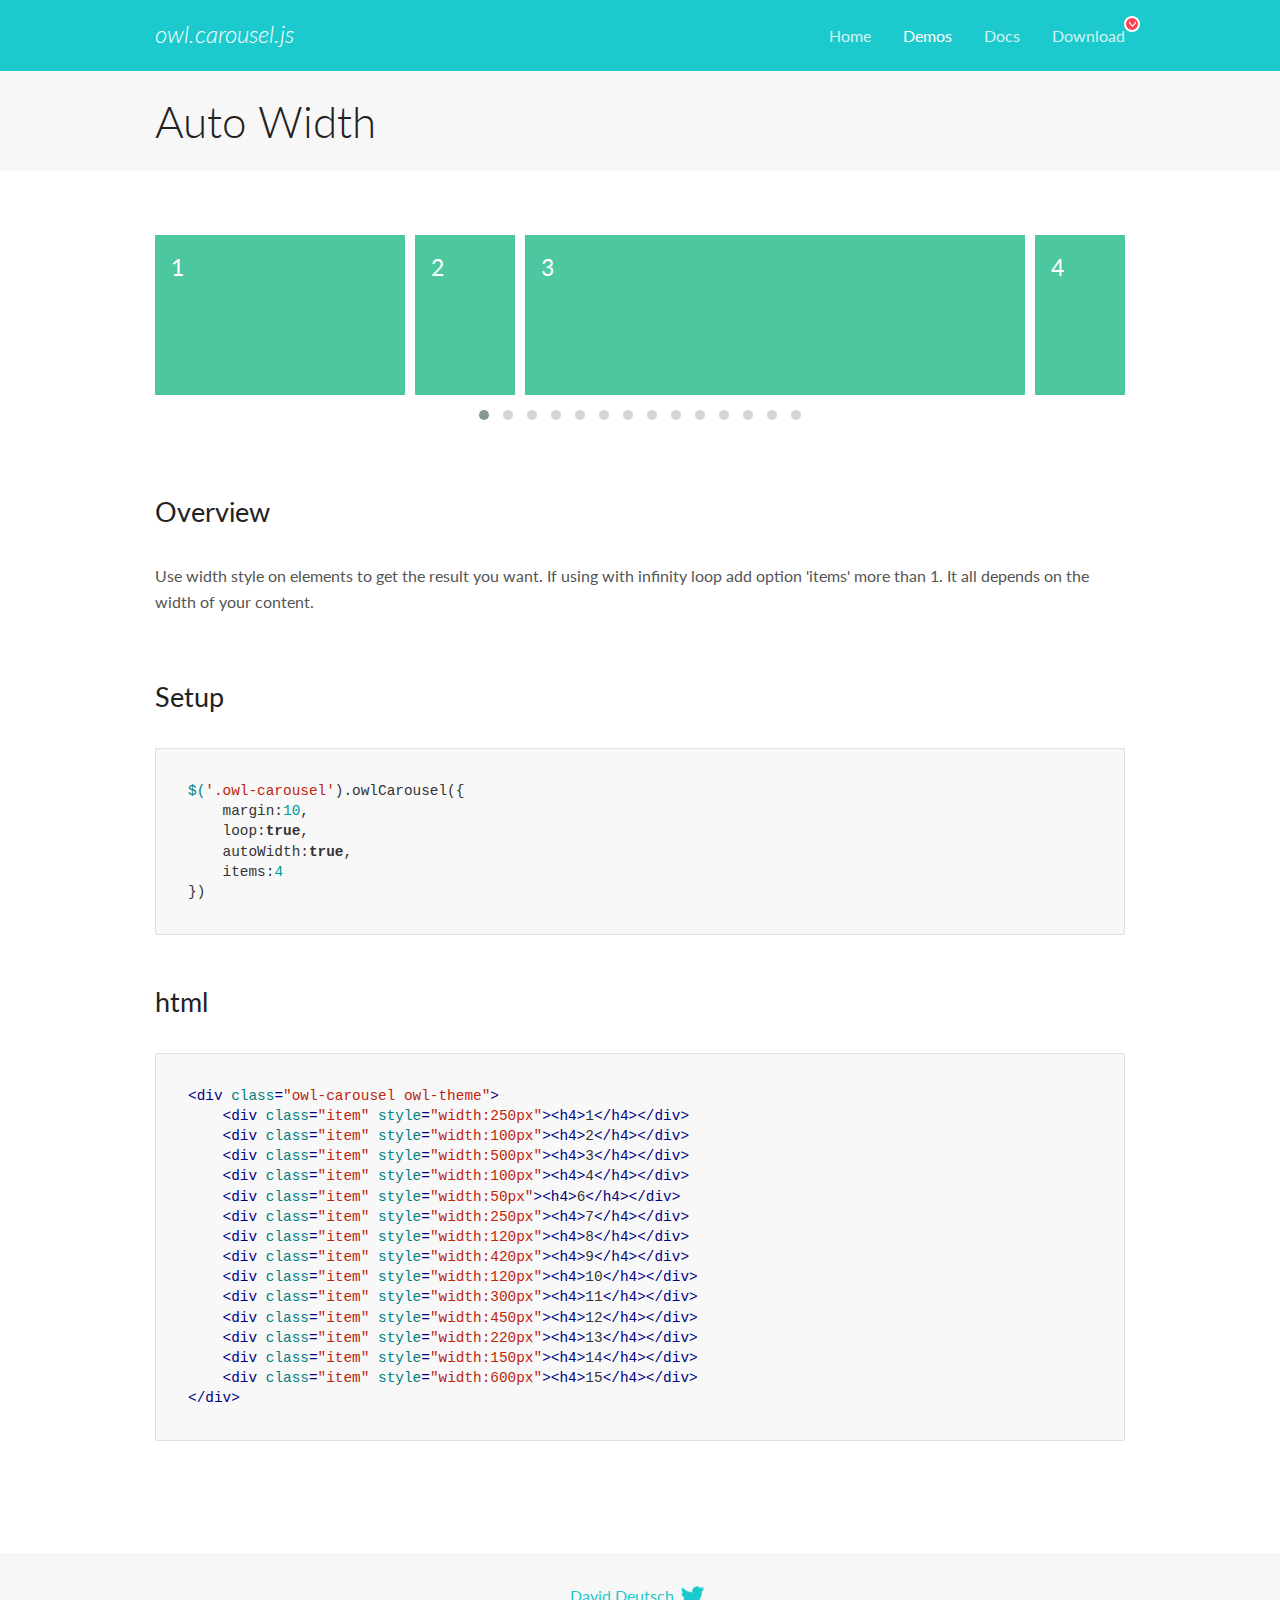
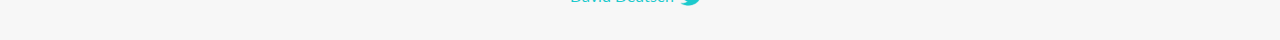
<file: MasterWork/OwlCarousel2-2.3.4/docs/demos/autowidth.html>
<!DOCTYPE html>
<html lang="en">
  <head>

    <!-- head -->
    <meta charset="utf-8">
    <meta name="msapplication-tap-highlight" content="no" />
    <meta name="viewport" content="width=device-width, initial-scale=1.0" />
    <meta name="description" content="Auto Width">
    <meta name="author" content="David Deutsch">
    <title>
      Auto Width Demo | Owl Carousel | 2.3.4
    </title>

    <!-- Stylesheets -->
    <link href='https://fonts.googleapis.com/css?family=Lato:300,400,700,400italic,300italic' rel='stylesheet' type='text/css'>
    <link rel="stylesheet" href="../assets/css/docs.theme.min.css">

    <!-- Owl Stylesheets -->
    <link rel="stylesheet" href="../assets/owlcarousel/assets/owl.carousel.min.css">
    <link rel="stylesheet" href="../assets/owlcarousel/assets/owl.theme.default.min.css">

    <!-- HTML5 shim and Respond.js IE8 support of HTML5 elements and media queries -->

    <!--[if lt IE 9]>
      <script src="https://oss.maxcdn.com/libs/html5shiv/3.7.0/html5shiv.js"></script>
      <script src="https://oss.maxcdn.com/libs/respond.js/1.3.0/respond.min.js"></script>
    <![endif]-->

    <!-- Favicons -->
    <link rel="apple-touch-icon-precomposed" sizes="144x144" href="../assets/ico/apple-touch-icon-144-precomposed.png">
    <link rel="shortcut icon" href="../assets/ico/favicon.png">
    <link rel="shortcut icon" href="favicon.ico">

    <!-- Yeah i know js should not be in header. Its required for demos.-->

    <!-- javascript -->
    <script src="../assets/vendors/jquery.min.js"></script>
    <script src="../assets/owlcarousel/owl.carousel.js"></script>
  </head>
  <body>

    <!-- header -->
    <header class="header">
      <div class="row">
        <div class="large-12 columns">
          <div class="brand left">
            <h3>
              <a href="/OwlCarousel2/">owl.carousel.js</a> 
            </h3>
          </div>
          <a id="toggle-nav" class="right">
            <span></span> <span></span> <span></span> 
          </a> 
          <div class="nav-bar">
            <ul class="clearfix">
              <li> <a href="/OwlCarousel2/index.html">Home</a>  </li>
              <li class="active">
                <a href="/OwlCarousel2/demos/demos.html">Demos</a> 
              </li>
              <li> <a href="/OwlCarousel2/docs/started-welcome.html">Docs</a>  </li>
              <li>
                <a href="https://github.com/OwlCarousel2/OwlCarousel2/archive/2.3.4.zip">Download</a> 
                <span class="download"></span> 
              </li>
            </ul>
          </div>
        </div>
      </div>
    </header>

    <!-- title -->
    <section class="title">
      <div class="row">
        <div class="large-12 columns">
          <h1>Auto Width</h1>
        </div>
      </div>
    </section>

    <!--  Demos -->
    <section id="demos">
      <div class="row">
        <div class="large-12 columns">
          <div class="owl-carousel owl-theme">
            <div class="item" style="width:250px">
              <h4>1</h4>
            </div>
            <div class="item" style="width:100px">
              <h4>2</h4>
            </div>
            <div class="item" style="width:500px">
              <h4>3</h4>
            </div>
            <div class="item" style="width:100px">
              <h4>4</h4>
            </div>
            <div class="item" style="width:50px">
              <h4>6</h4>
            </div>
            <div class="item" style="width:250px">
              <h4>7</h4>
            </div>
            <div class="item" style="width:120px">
              <h4>8</h4>
            </div>
            <div class="item" style="width:420px">
              <h4>9</h4>
            </div>
            <div class="item" style="width:120px">
              <h4>10</h4>
            </div>
            <div class="item" style="width:300px">
              <h4>11</h4>
            </div>
            <div class="item" style="width:450px">
              <h4>12</h4>
            </div>
            <div class="item" style="width:220px">
              <h4>13</h4>
            </div>
            <div class="item" style="width:150px">
              <h4>14</h4>
            </div>
            <div class="item" style="width:600px">
              <h4>15</h4>
            </div>
          </div>
          <h3 id="overview">Overview</h3>
          <p>Use width style on elements to get the result you want. If using with infinity loop add option &#39;items&#39; more than 1. It all depends on the width of your content.</p>
          <h3 id="setup">Setup</h3>
          <pre><code>$(&#39;.owl-carousel&#39;).owlCarousel({
    margin:10,
    loop:true,
    autoWidth:true,
    items:4
})</code></pre>
          <h3 id="html">html</h3>
          <pre><code>&lt;div class=&quot;owl-carousel owl-theme&quot;&gt;
    &lt;div class=&quot;item&quot; style=&quot;width:250px&quot;&gt;&lt;h4&gt;1&lt;/h4&gt;&lt;/div&gt;
    &lt;div class=&quot;item&quot; style=&quot;width:100px&quot;&gt;&lt;h4&gt;2&lt;/h4&gt;&lt;/div&gt;
    &lt;div class=&quot;item&quot; style=&quot;width:500px&quot;&gt;&lt;h4&gt;3&lt;/h4&gt;&lt;/div&gt;
    &lt;div class=&quot;item&quot; style=&quot;width:100px&quot;&gt;&lt;h4&gt;4&lt;/h4&gt;&lt;/div&gt;
    &lt;div class=&quot;item&quot; style=&quot;width:50px&quot;&gt;&lt;h4&gt;6&lt;/h4&gt;&lt;/div&gt;
    &lt;div class=&quot;item&quot; style=&quot;width:250px&quot;&gt;&lt;h4&gt;7&lt;/h4&gt;&lt;/div&gt;
    &lt;div class=&quot;item&quot; style=&quot;width:120px&quot;&gt;&lt;h4&gt;8&lt;/h4&gt;&lt;/div&gt;
    &lt;div class=&quot;item&quot; style=&quot;width:420px&quot;&gt;&lt;h4&gt;9&lt;/h4&gt;&lt;/div&gt;
    &lt;div class=&quot;item&quot; style=&quot;width:120px&quot;&gt;&lt;h4&gt;10&lt;/h4&gt;&lt;/div&gt;
    &lt;div class=&quot;item&quot; style=&quot;width:300px&quot;&gt;&lt;h4&gt;11&lt;/h4&gt;&lt;/div&gt;
    &lt;div class=&quot;item&quot; style=&quot;width:450px&quot;&gt;&lt;h4&gt;12&lt;/h4&gt;&lt;/div&gt;
    &lt;div class=&quot;item&quot; style=&quot;width:220px&quot;&gt;&lt;h4&gt;13&lt;/h4&gt;&lt;/div&gt;
    &lt;div class=&quot;item&quot; style=&quot;width:150px&quot;&gt;&lt;h4&gt;14&lt;/h4&gt;&lt;/div&gt;
    &lt;div class=&quot;item&quot; style=&quot;width:600px&quot;&gt;&lt;h4&gt;15&lt;/h4&gt;&lt;/div&gt;
&lt;/div&gt;</code></pre>
          <script>
            $(document).ready(function() {
              $('.owl-carousel').owlCarousel({
                margin: 10,
                loop: true,
                autoWidth: true,
                items: 4
              })
            })
          </script>
        </div>
      </div>
    </section>

    <!-- footer -->
    <footer class="footer">
      <div class="row">
        <div class="large-12 columns">
          <h5>
            <a href="/OwlCarousel2/docs/support-contact.html">David Deutsch</a> 
            <a id="custom-tweet-button" href="https://twitter.com/share?url=https://github.com/OwlCarousel2/OwlCarousel2&text=Owl Carousel - This is so awesome! " target="_blank"></a> 
          </h5>
        </div>
      </div>
    </footer>

    <!-- vendors -->
    <script src="../assets/vendors/highlight.js"></script>
    <script src="../assets/js/app.js"></script>
  </body>
</html>
</file>
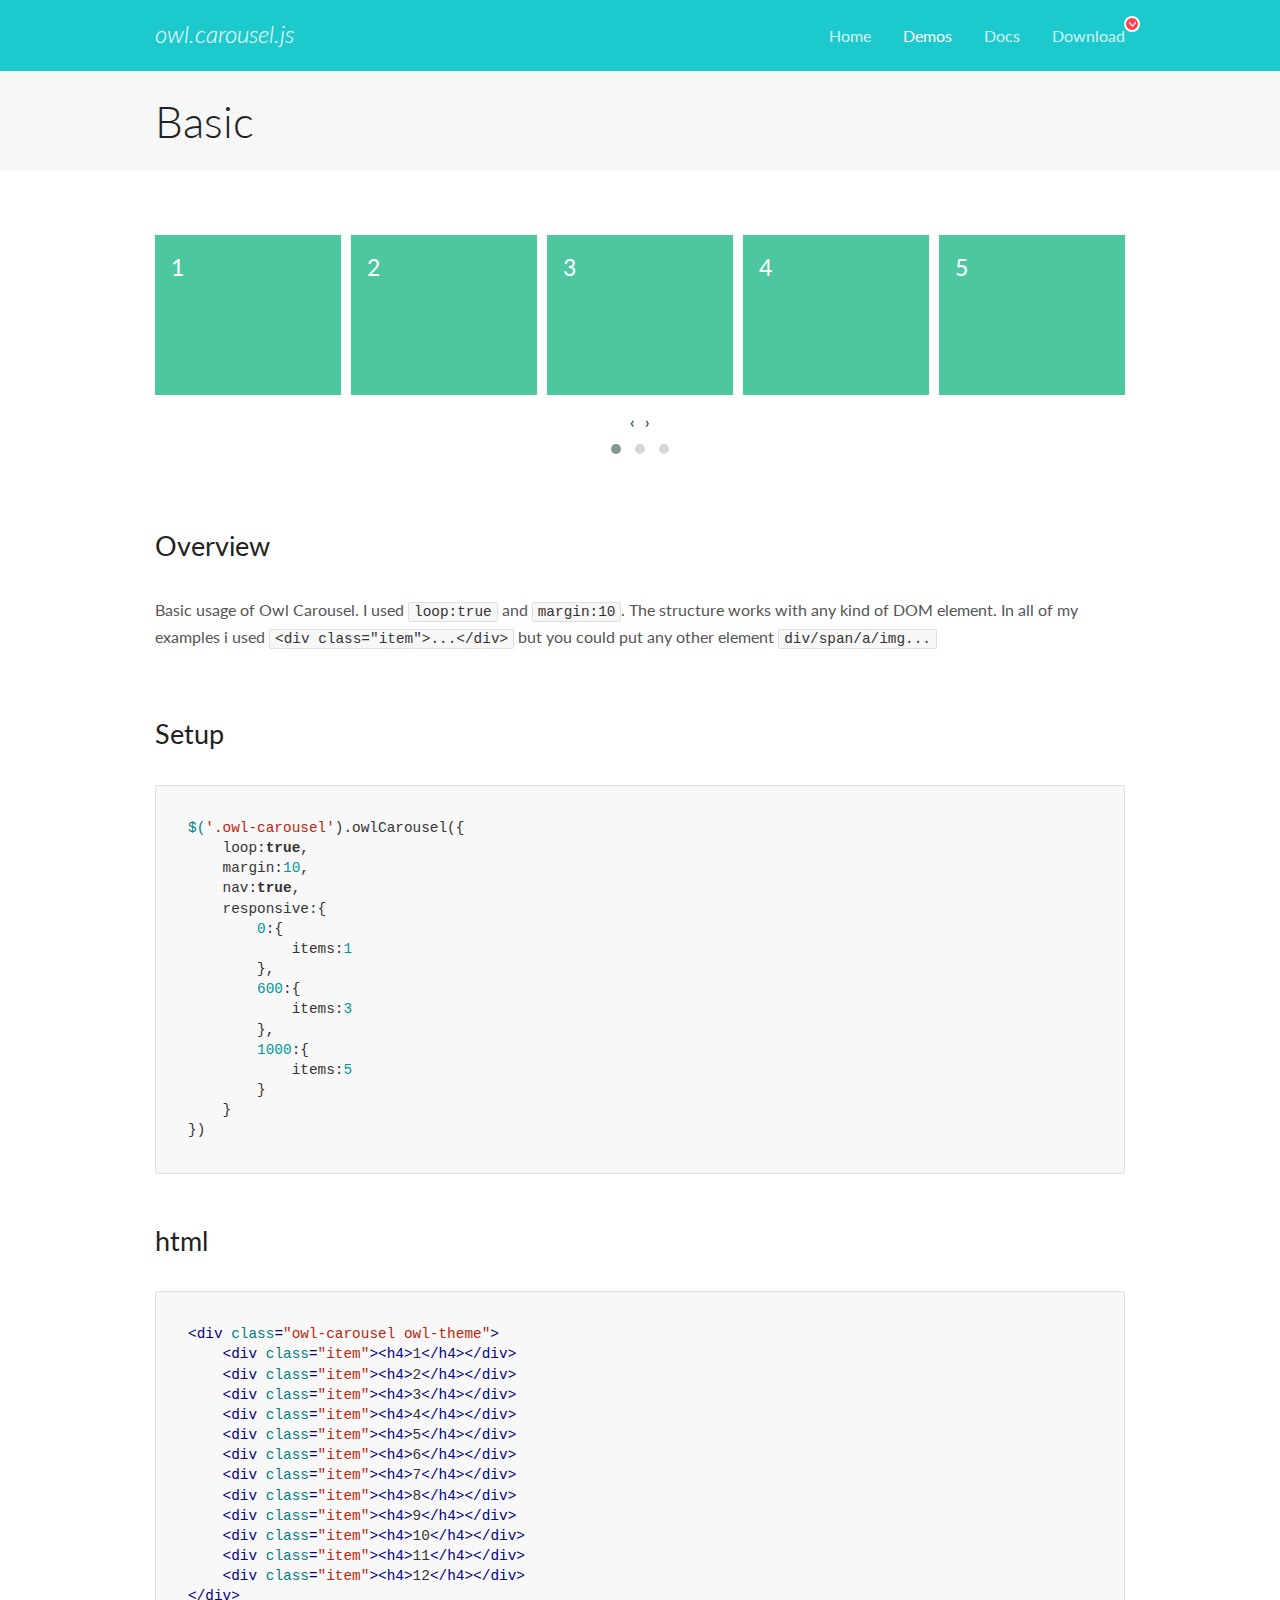
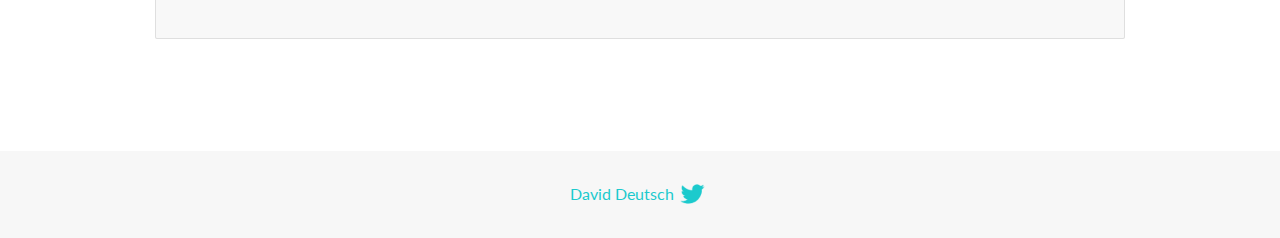
<file: MasterWork/OwlCarousel2-2.3.4/docs/demos/basic.html>
<!DOCTYPE html>
<html lang="en">
  <head>

    <!-- head -->
    <meta charset="utf-8">
    <meta name="msapplication-tap-highlight" content="no" />
    <meta name="viewport" content="width=device-width, initial-scale=1.0" />
    <meta name="description" content="Basic usage demo">
    <meta name="author" content="David Deutsch">
    <title>
      Basic Demo | Owl Carousel | 2.3.4
    </title>

    <!-- Stylesheets -->
    <link href='https://fonts.googleapis.com/css?family=Lato:300,400,700,400italic,300italic' rel='stylesheet' type='text/css'>
    <link rel="stylesheet" href="../assets/css/docs.theme.min.css">

    <!-- Owl Stylesheets -->
    <link rel="stylesheet" href="../assets/owlcarousel/assets/owl.carousel.min.css">
    <link rel="stylesheet" href="../assets/owlcarousel/assets/owl.theme.default.min.css">

    <!-- HTML5 shim and Respond.js IE8 support of HTML5 elements and media queries -->

    <!--[if lt IE 9]>
      <script src="https://oss.maxcdn.com/libs/html5shiv/3.7.0/html5shiv.js"></script>
      <script src="https://oss.maxcdn.com/libs/respond.js/1.3.0/respond.min.js"></script>
    <![endif]-->

    <!-- Favicons -->
    <link rel="apple-touch-icon-precomposed" sizes="144x144" href="../assets/ico/apple-touch-icon-144-precomposed.png">
    <link rel="shortcut icon" href="../assets/ico/favicon.png">
    <link rel="shortcut icon" href="favicon.ico">

    <!-- Yeah i know js should not be in header. Its required for demos.-->

    <!-- javascript -->
    <script src="../assets/vendors/jquery.min.js"></script>
    <script src="../assets/owlcarousel/owl.carousel.js"></script>
  </head>
  <body>

    <!-- header -->
    <header class="header">
      <div class="row">
        <div class="large-12 columns">
          <div class="brand left">
            <h3>
              <a href="/OwlCarousel2/">owl.carousel.js</a> 
            </h3>
          </div>
          <a id="toggle-nav" class="right">
            <span></span> <span></span> <span></span> 
          </a> 
          <div class="nav-bar">
            <ul class="clearfix">
              <li> <a href="/OwlCarousel2/index.html">Home</a>  </li>
              <li class="active">
                <a href="/OwlCarousel2/demos/demos.html">Demos</a> 
              </li>
              <li> <a href="/OwlCarousel2/docs/started-welcome.html">Docs</a>  </li>
              <li>
                <a href="https://github.com/OwlCarousel2/OwlCarousel2/archive/2.3.4.zip">Download</a> 
                <span class="download"></span> 
              </li>
            </ul>
          </div>
        </div>
      </div>
    </header>

    <!-- title -->
    <section class="title">
      <div class="row">
        <div class="large-12 columns">
          <h1>Basic</h1>
        </div>
      </div>
    </section>

    <!--  Demos -->
    <section id="demos">
      <div class="row">
        <div class="large-12 columns">
          <div class="owl-carousel owl-theme">
            <div class="item">
              <h4>1</h4>
            </div>
            <div class="item">
              <h4>2</h4>
            </div>
            <div class="item">
              <h4>3</h4>
            </div>
            <div class="item">
              <h4>4</h4>
            </div>
            <div class="item">
              <h4>5</h4>
            </div>
            <div class="item">
              <h4>6</h4>
            </div>
            <div class="item">
              <h4>7</h4>
            </div>
            <div class="item">
              <h4>8</h4>
            </div>
            <div class="item">
              <h4>9</h4>
            </div>
            <div class="item">
              <h4>10</h4>
            </div>
            <div class="item">
              <h4>11</h4>
            </div>
            <div class="item">
              <h4>12</h4>
            </div>
          </div>
          <h3 id="overview">Overview</h3>
          <p>Basic usage of Owl Carousel. I used <code>loop:true</code> and <code>margin:10</code>. The structure works with any kind of DOM element. In all of my examples i used <code>&lt;div class=&quot;item&quot;&gt;...&lt;/div&gt;</code> but you could
            put any other element <code>div/span/a/img...</code></p>
          <h3 id="setup">Setup</h3>
          <pre><code>$(&#39;.owl-carousel&#39;).owlCarousel({
    loop:true,
    margin:10,
    nav:true,
    responsive:{
        0:{
            items:1
        },
        600:{
            items:3
        },
        1000:{
            items:5
        }
    }
})</code></pre>
          <h3 id="html">html</h3>
          <pre><code>&lt;div class=&quot;owl-carousel owl-theme&quot;&gt;
    &lt;div class=&quot;item&quot;&gt;&lt;h4&gt;1&lt;/h4&gt;&lt;/div&gt;
    &lt;div class=&quot;item&quot;&gt;&lt;h4&gt;2&lt;/h4&gt;&lt;/div&gt;
    &lt;div class=&quot;item&quot;&gt;&lt;h4&gt;3&lt;/h4&gt;&lt;/div&gt;
    &lt;div class=&quot;item&quot;&gt;&lt;h4&gt;4&lt;/h4&gt;&lt;/div&gt;
    &lt;div class=&quot;item&quot;&gt;&lt;h4&gt;5&lt;/h4&gt;&lt;/div&gt;
    &lt;div class=&quot;item&quot;&gt;&lt;h4&gt;6&lt;/h4&gt;&lt;/div&gt;
    &lt;div class=&quot;item&quot;&gt;&lt;h4&gt;7&lt;/h4&gt;&lt;/div&gt;
    &lt;div class=&quot;item&quot;&gt;&lt;h4&gt;8&lt;/h4&gt;&lt;/div&gt;
    &lt;div class=&quot;item&quot;&gt;&lt;h4&gt;9&lt;/h4&gt;&lt;/div&gt;
    &lt;div class=&quot;item&quot;&gt;&lt;h4&gt;10&lt;/h4&gt;&lt;/div&gt;
    &lt;div class=&quot;item&quot;&gt;&lt;h4&gt;11&lt;/h4&gt;&lt;/div&gt;
    &lt;div class=&quot;item&quot;&gt;&lt;h4&gt;12&lt;/h4&gt;&lt;/div&gt;
&lt;/div&gt;</code></pre>
          <script>
            $(document).ready(function() {
              var owl = $('.owl-carousel');
              owl.owlCarousel({
                margin: 10,
                nav: true,
                loop: true,
                responsive: {
                  0: {
                    items: 1
                  },
                  600: {
                    items: 3
                  },
                  1000: {
                    items: 5
                  }
                }
              })
            })
          </script>
        </div>
      </div>
    </section>

    <!-- footer -->
    <footer class="footer">
      <div class="row">
        <div class="large-12 columns">
          <h5>
            <a href="/OwlCarousel2/docs/support-contact.html">David Deutsch</a> 
            <a id="custom-tweet-button" href="https://twitter.com/share?url=https://github.com/OwlCarousel2/OwlCarousel2&text=Owl Carousel - This is so awesome! " target="_blank"></a> 
          </h5>
        </div>
      </div>
    </footer>

    <!-- vendors -->
    <script src="../assets/vendors/highlight.js"></script>
    <script src="../assets/js/app.js"></script>
  </body>
</html>
</file>
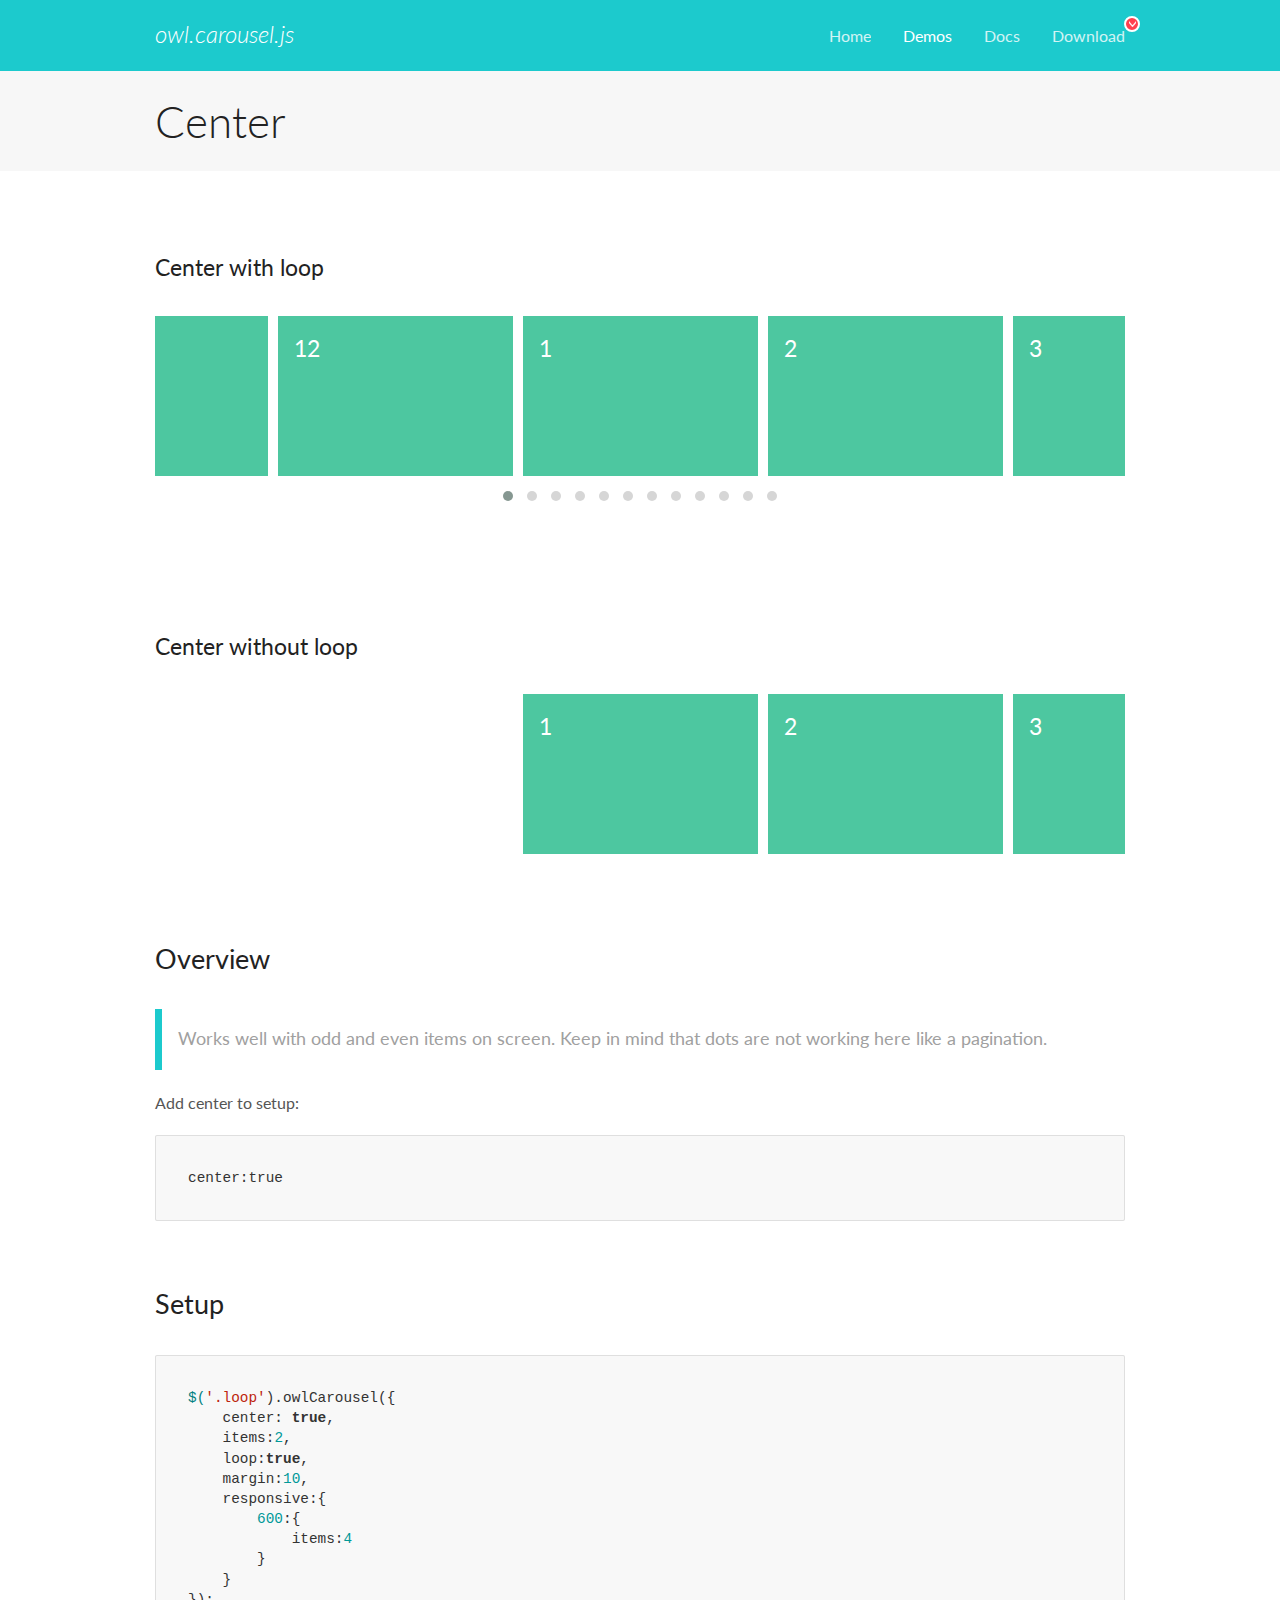
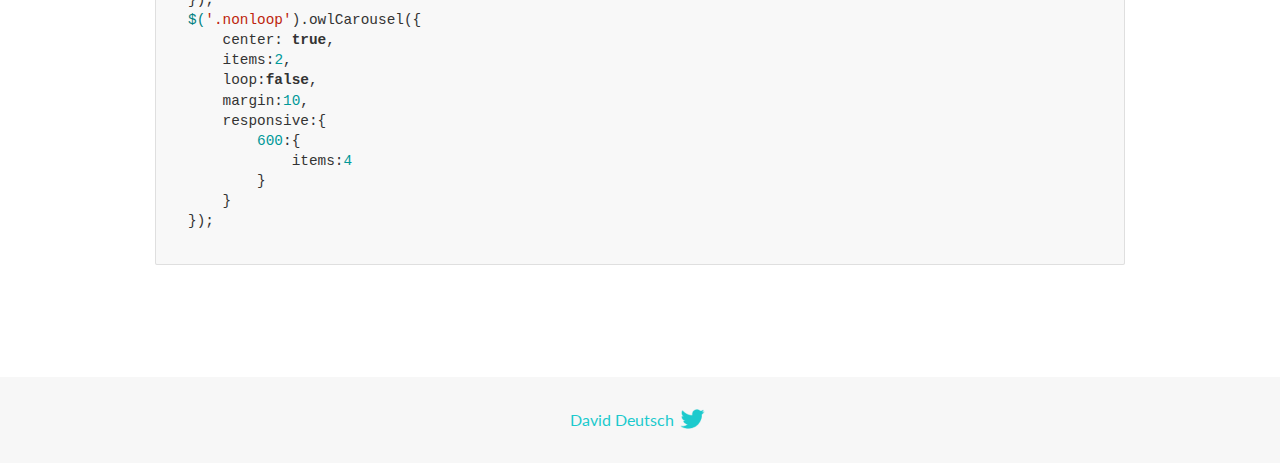
<file: MasterWork/OwlCarousel2-2.3.4/docs/demos/center.html>
<!DOCTYPE html>
<html lang="en">
  <head>

    <!-- head -->
    <meta charset="utf-8">
    <meta name="msapplication-tap-highlight" content="no" />
    <meta name="viewport" content="width=device-width, initial-scale=1.0" />
    <meta name="description" content="Center carousel">
    <meta name="author" content="David Deutsch">
    <title>
      Center Demo | Owl Carousel | 2.3.4
    </title>

    <!-- Stylesheets -->
    <link href='https://fonts.googleapis.com/css?family=Lato:300,400,700,400italic,300italic' rel='stylesheet' type='text/css'>
    <link rel="stylesheet" href="../assets/css/docs.theme.min.css">

    <!-- Owl Stylesheets -->
    <link rel="stylesheet" href="../assets/owlcarousel/assets/owl.carousel.min.css">
    <link rel="stylesheet" href="../assets/owlcarousel/assets/owl.theme.default.min.css">

    <!-- HTML5 shim and Respond.js IE8 support of HTML5 elements and media queries -->

    <!--[if lt IE 9]>
      <script src="https://oss.maxcdn.com/libs/html5shiv/3.7.0/html5shiv.js"></script>
      <script src="https://oss.maxcdn.com/libs/respond.js/1.3.0/respond.min.js"></script>
    <![endif]-->

    <!-- Favicons -->
    <link rel="apple-touch-icon-precomposed" sizes="144x144" href="../assets/ico/apple-touch-icon-144-precomposed.png">
    <link rel="shortcut icon" href="../assets/ico/favicon.png">
    <link rel="shortcut icon" href="favicon.ico">

    <!-- Yeah i know js should not be in header. Its required for demos.-->

    <!-- javascript -->
    <script src="../assets/vendors/jquery.min.js"></script>
    <script src="../assets/owlcarousel/owl.carousel.js"></script>
  </head>
  <body>

    <!-- header -->
    <header class="header">
      <div class="row">
        <div class="large-12 columns">
          <div class="brand left">
            <h3>
              <a href="/OwlCarousel2/">owl.carousel.js</a> 
            </h3>
          </div>
          <a id="toggle-nav" class="right">
            <span></span> <span></span> <span></span> 
          </a> 
          <div class="nav-bar">
            <ul class="clearfix">
              <li> <a href="/OwlCarousel2/index.html">Home</a>  </li>
              <li class="active">
                <a href="/OwlCarousel2/demos/demos.html">Demos</a> 
              </li>
              <li> <a href="/OwlCarousel2/docs/started-welcome.html">Docs</a>  </li>
              <li>
                <a href="https://github.com/OwlCarousel2/OwlCarousel2/archive/2.3.4.zip">Download</a> 
                <span class="download"></span> 
              </li>
            </ul>
          </div>
        </div>
      </div>
    </header>

    <!-- title -->
    <section class="title">
      <div class="row">
        <div class="large-12 columns">
          <h1>Center</h1>
        </div>
      </div>
    </section>

    <!--  Demos -->
    <section id="demos">
      <div class="row">
        <div class="large-12 columns">
          <h4 id="center-with-loop">Center with loop</h4>
          <div class="loop owl-carousel owl-theme">
            <div class="item">
              <h4>1</h4>
            </div>
            <div class="item">
              <h4>2</h4>
            </div>
            <div class="item">
              <h4>3</h4>
            </div>
            <div class="item">
              <h4>4</h4>
            </div>
            <div class="item">
              <h4>5</h4>
            </div>
            <div class="item">
              <h4>6</h4>
            </div>
            <div class="item">
              <h4>7</h4>
            </div>
            <div class="item">
              <h4>8</h4>
            </div>
            <div class="item">
              <h4>9</h4>
            </div>
            <div class="item">
              <h4>10</h4>
            </div>
            <div class="item">
              <h4>11</h4>
            </div>
            <div class="item">
              <h4>12</h4>
            </div>
          </div>
          <br>
          <h4 id="center-without-loop">Center without loop</h4>
          <div class="nonloop owl-carousel">
            <div class="item">
              <h4>1</h4>
            </div>
            <div class="item">
              <h4>2</h4>
            </div>
            <div class="item">
              <h4>3</h4>
            </div>
            <div class="item">
              <h4>4</h4>
            </div>
            <div class="item">
              <h4>5</h4>
            </div>
            <div class="item">
              <h4>6</h4>
            </div>
            <div class="item">
              <h4>7</h4>
            </div>
            <div class="item">
              <h4>8</h4>
            </div>
            <div class="item">
              <h4>9</h4>
            </div>
            <div class="item">
              <h4>10</h4>
            </div>
            <div class="item">
              <h4>11</h4>
            </div>
            <div class="item">
              <h4>12</h4>
            </div>
          </div>
          <h3 id="overview">Overview</h3>
          <blockquote>
            <p>Works well with odd and even items on screen. Keep in mind that dots are not working here like a pagination.</p>
          </blockquote>
          <p>Add center to setup:</p>
          <pre><code>center:true</code></pre>
          <h3 id="setup">Setup</h3>
          <pre><code>$(&#39;.loop&#39;).owlCarousel({
    center: true,
    items:2,
    loop:true,
    margin:10,
    responsive:{
        600:{
            items:4
        }
    }
});
$(&#39;.nonloop&#39;).owlCarousel({
    center: true,
    items:2,
    loop:false,
    margin:10,
    responsive:{
        600:{
            items:4
        }
    }
});</code></pre>
          <script>
            jQuery(document).ready(function($) {
              $('.loop').owlCarousel({
                center: true,
                items: 2,
                loop: true,
                margin: 10,
                responsive: {
                  600: {
                    items: 4
                  }
                }
              });
              $('.nonloop').owlCarousel({
                center: true,
                items: 2,
                loop: false,
                margin: 10,
                responsive: {
                  600: {
                    items: 4
                  }
                }
              });
            });
          </script>
        </div>
      </div>
    </section>

    <!-- footer -->
    <footer class="footer">
      <div class="row">
        <div class="large-12 columns">
          <h5>
            <a href="/OwlCarousel2/docs/support-contact.html">David Deutsch</a> 
            <a id="custom-tweet-button" href="https://twitter.com/share?url=https://github.com/OwlCarousel2/OwlCarousel2&text=Owl Carousel - This is so awesome! " target="_blank"></a> 
          </h5>
        </div>
      </div>
    </footer>

    <!-- vendors -->
    <script src="../assets/vendors/highlight.js"></script>
    <script src="../assets/js/app.js"></script>
  </body>
</html>
</file>
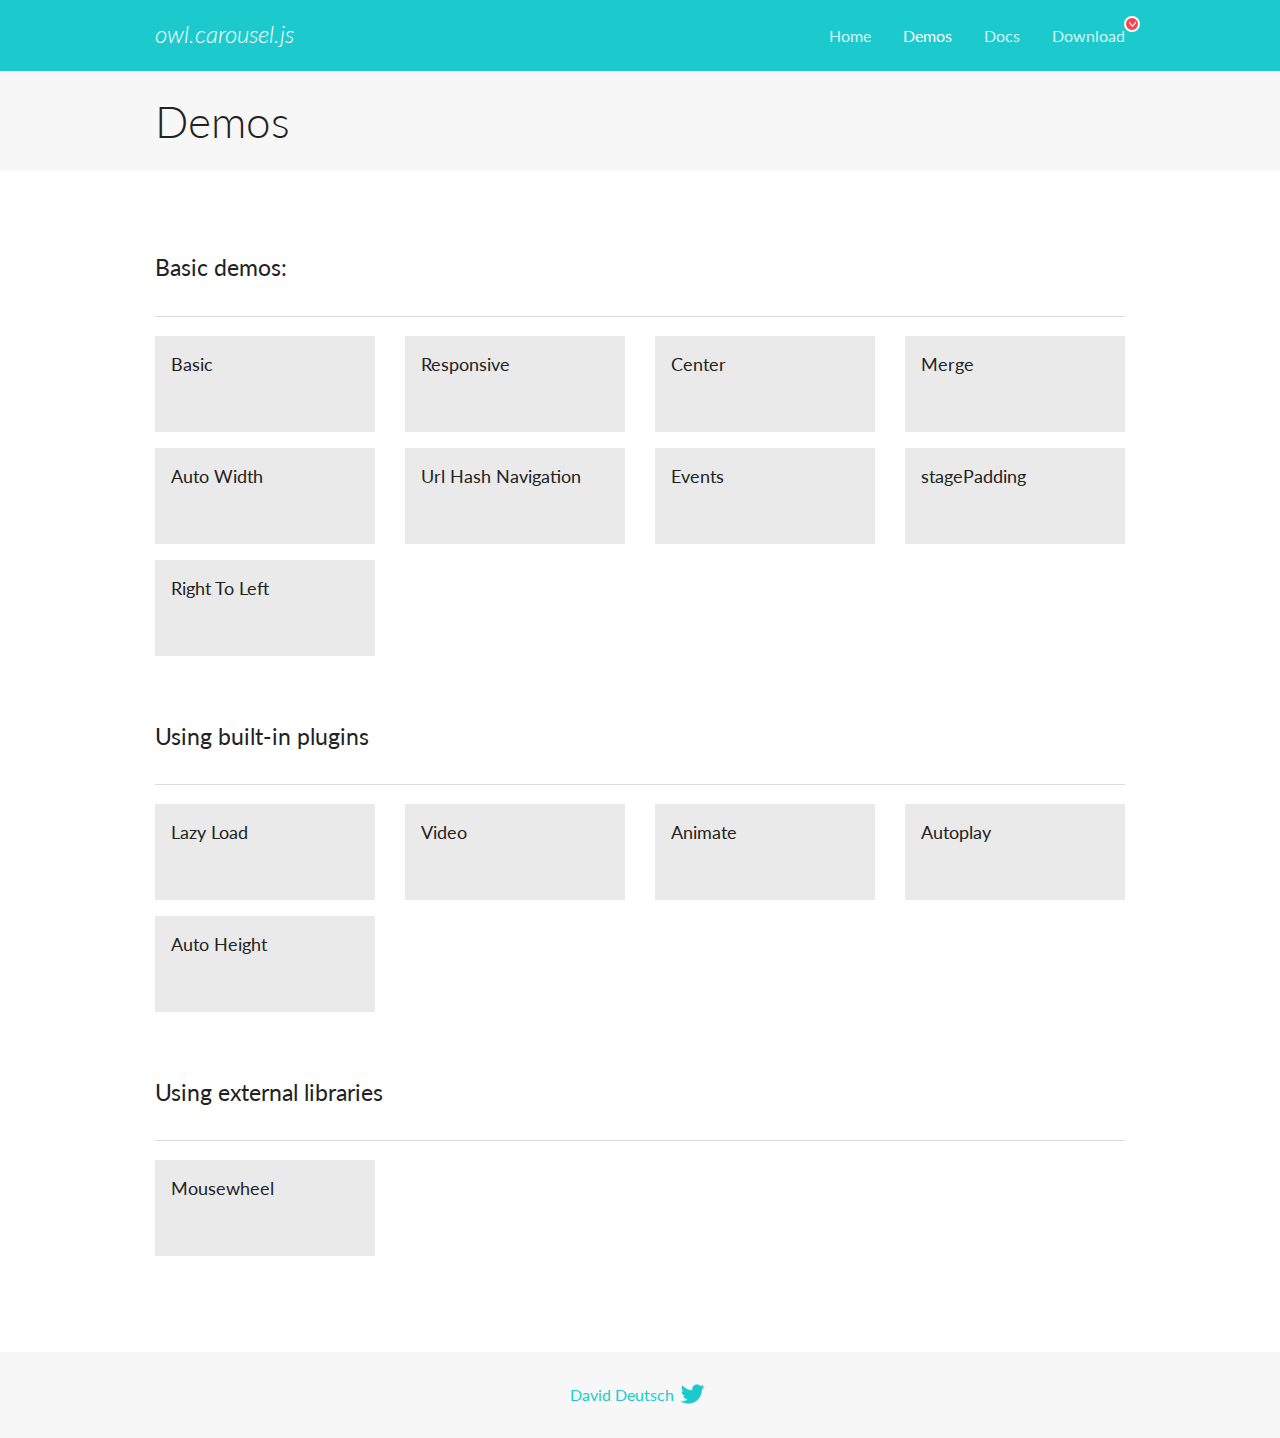
<file: MasterWork/OwlCarousel2-2.3.4/docs/demos/demos.html>
<!DOCTYPE html>
<html lang="en">
  <head>

    <!-- head -->
    <meta charset="utf-8">
    <meta name="msapplication-tap-highlight" content="no" />
    <meta name="viewport" content="width=device-width, initial-scale=1.0" />
    <meta name="description" content="A list of Owl Carousel examples.">
    <meta name="author" content="David Deutsch">
    <title>
      Demos | Owl Carousel | 2.3.4
    </title>

    <!-- Stylesheets -->
    <link href='https://fonts.googleapis.com/css?family=Lato:300,400,700,400italic,300italic' rel='stylesheet' type='text/css'>
    <link rel="stylesheet" href="../assets/css/docs.theme.min.css">

    <!-- Owl Stylesheets -->
    <link rel="stylesheet" href="../assets/owlcarousel/assets/owl.carousel.min.css">
    <link rel="stylesheet" href="../assets/owlcarousel/assets/owl.theme.default.min.css">

    <!-- HTML5 shim and Respond.js IE8 support of HTML5 elements and media queries -->

    <!--[if lt IE 9]>
      <script src="https://oss.maxcdn.com/libs/html5shiv/3.7.0/html5shiv.js"></script>
      <script src="https://oss.maxcdn.com/libs/respond.js/1.3.0/respond.min.js"></script>
    <![endif]-->

    <!-- Favicons -->
    <link rel="apple-touch-icon-precomposed" sizes="144x144" href="../assets/ico/apple-touch-icon-144-precomposed.png">
    <link rel="shortcut icon" href="../assets/ico/favicon.png">
    <link rel="shortcut icon" href="favicon.ico">

    <!-- Yeah i know js should not be in header. Its required for demos.-->

    <!-- javascript -->
    <script src="../assets/vendors/jquery.min.js"></script>
    <script src="../assets/owlcarousel/owl.carousel.js"></script>
  </head>
  <body>

    <!-- header -->
    <header class="header">
      <div class="row">
        <div class="large-12 columns">
          <div class="brand left">
            <h3>
              <a href="/OwlCarousel2/">owl.carousel.js</a> 
            </h3>
          </div>
          <a id="toggle-nav" class="right">
            <span></span> <span></span> <span></span> 
          </a> 
          <div class="nav-bar">
            <ul class="clearfix">
              <li> <a href="/OwlCarousel2/index.html">Home</a>  </li>
              <li class="active">
                <a href="/OwlCarousel2/demos/demos.html">Demos</a> 
              </li>
              <li> <a href="/OwlCarousel2/docs/started-welcome.html">Docs</a>  </li>
              <li>
                <a href="https://github.com/OwlCarousel2/OwlCarousel2/archive/2.3.4.zip">Download</a> 
                <span class="download"></span> 
              </li>
            </ul>
          </div>
        </div>
      </div>
    </header>

    <!-- title -->
    <section class="title">
      <div class="row">
        <div class="large-12 columns">
          <h1>Demos</h1>
        </div>
      </div>
    </section>

    <!--  Demos -->
    <section id="demos">
      <div class="row">
        <div class="large-12 columns">
          <h4 id="basic-demos-">Basic demos:</h4>
          <hr>
          <div class="demo-list">
            <div class="row">
              <div class="small-6 medium-4 large-3 columns">
                <a href="basic.html" class="demo-block">
                  <h5>Basic </h5>
                </a> 
              </div>
              <div class="small-6 medium-4 large-3 columns">
                <a href="responsive.html" class="demo-block">
                  <h5>Responsive </h5>
                </a> 
              </div>
              <div class="small-6 medium-4 large-3 columns">
                <a href="center.html" class="demo-block">
                  <h5>Center </h5>
                </a> 
              </div>
              <div class="small-6 medium-4 large-3 columns">
                <a href="merge.html" class="demo-block">
                  <h5>Merge </h5>
                </a> 
              </div>
              <div class="small-6 medium-4 large-3 columns">
                <a href="autowidth.html" class="demo-block">
                  <h5>Auto Width </h5>
                </a> 
              </div>
              <div class="small-6 medium-4 large-3 columns">
                <a href="urlhashnav.html" class="demo-block">
                  <h5>Url Hash Navigation </h5>
                </a> 
              </div>
              <div class="small-6 medium-4 large-3 columns">
                <a href="events.html" class="demo-block">
                  <h5>Events </h5>
                </a> 
              </div>
              <div class="small-6 medium-4 large-3 columns">
                <a href="stagepadding.html" class="demo-block">
                  <h5>stagePadding </h5>
                </a> 
              </div>
              <div class="small-6 medium-4 large-3 columns">
                <a href="rtl.html" class="demo-block">
                  <h5>Right To Left </h5>
                </a> 
              </div>
            </div>
          </div>
          <h4 id="using-built-in-plugins">Using built-in plugins</h4>
          <hr>
          <div class="demo-list">
            <div class="row">
              <div class="small-6 medium-4 large-3 columns">
                <a href="lazyLoad.html" class="demo-block">
                  <h5>Lazy Load </h5>
                </a> 
              </div>
              <div class="small-6 medium-4 large-3 columns">
                <a href="video.html" class="demo-block">
                  <h5>Video </h5>
                </a> 
              </div>
              <div class="small-6 medium-4 large-3 columns">
                <a href="animate.html" class="demo-block">
                  <h5>Animate </h5>
                </a> 
              </div>
              <div class="small-6 medium-4 large-3 columns">
                <a href="autoplay.html" class="demo-block">
                  <h5>Autoplay </h5>
                </a> 
              </div>
              <div class="small-6 medium-4 large-3 columns">
                <a href="autoheight.html" class="demo-block">
                  <h5>Auto Height </h5>
                </a> 
              </div>
            </div>
          </div>
          <h4 id="using-external-libraries">Using external libraries</h4>
          <hr>
          <div class="demo-list">
            <div class="row">
              <div class="small-6 medium-4 large-3 columns">
                <a href="mousewheel.html" class="demo-block">
                  <h5>Mousewheel </h5>
                </a> 
              </div>
            </div>
          </div>
        </div>
      </div>
    </section>

    <!-- footer -->
    <footer class="footer">
      <div class="row">
        <div class="large-12 columns">
          <h5>
            <a href="/OwlCarousel2/docs/support-contact.html">David Deutsch</a> 
            <a id="custom-tweet-button" href="https://twitter.com/share?url=https://github.com/OwlCarousel2/OwlCarousel2&text=Owl Carousel - This is so awesome! " target="_blank"></a> 
          </h5>
        </div>
      </div>
    </footer>

    <!-- vendors -->
    <script src="../assets/vendors/highlight.js"></script>
    <script src="../assets/js/app.js"></script>
  </body>
</html>
</file>
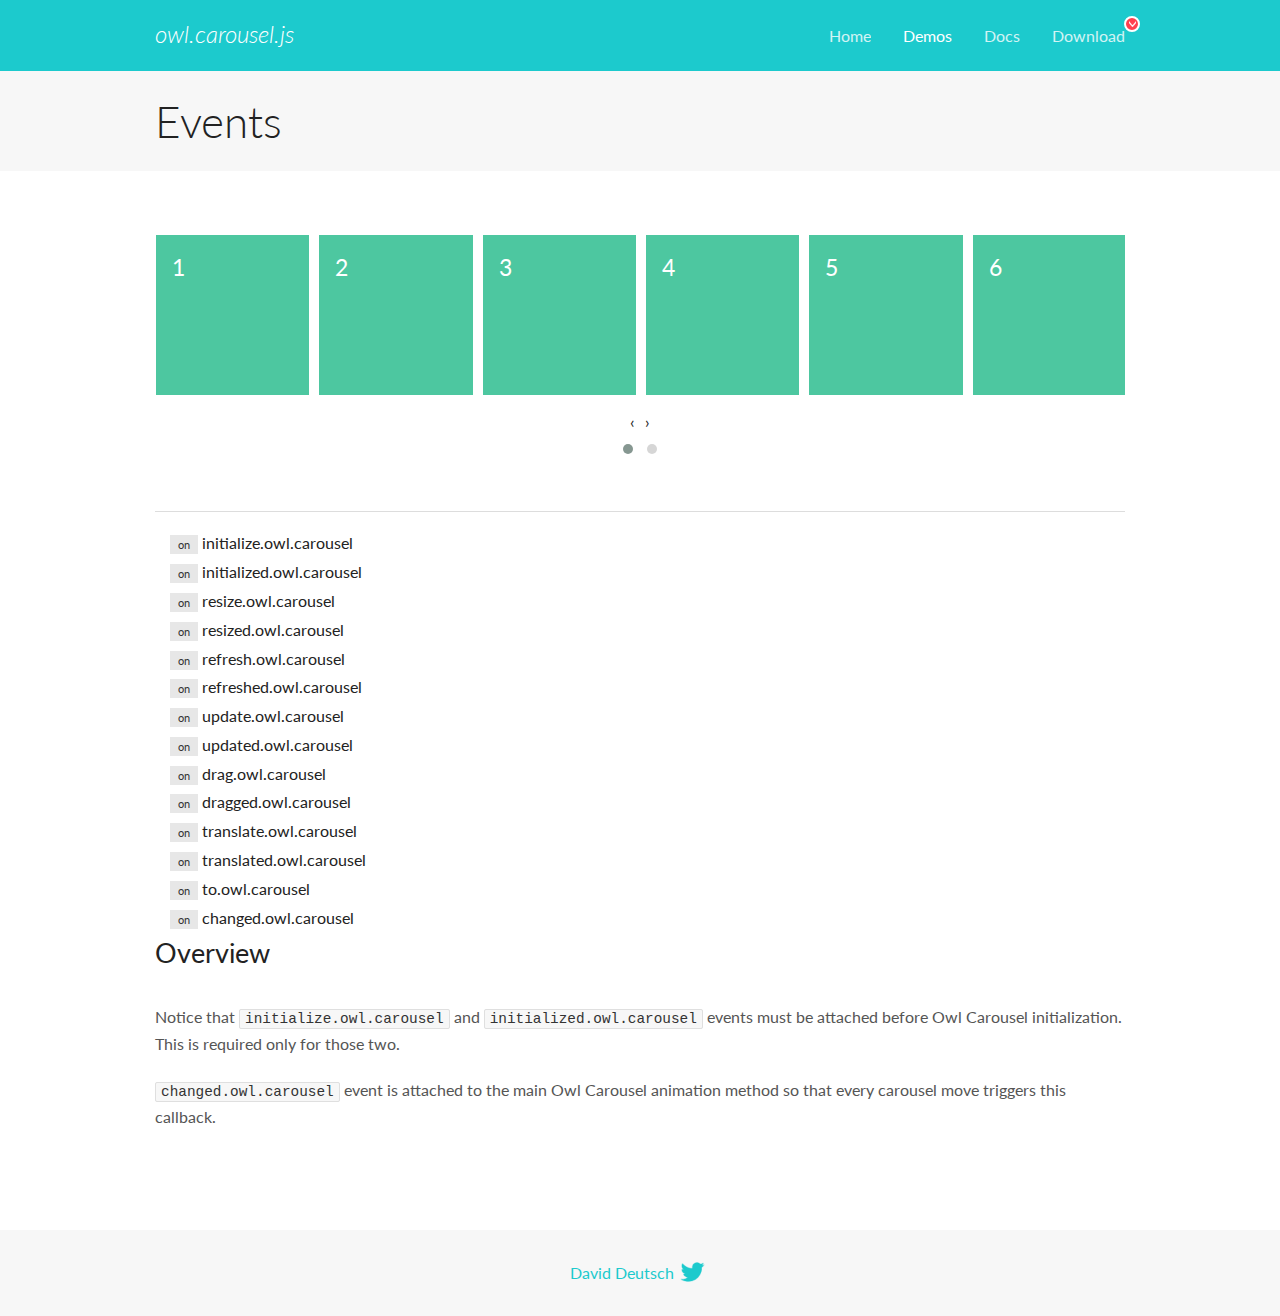
<file: MasterWork/OwlCarousel2-2.3.4/docs/demos/events.html>
<!DOCTYPE html>
<html lang="en">
  <head>

    <!-- head -->
    <meta charset="utf-8">
    <meta name="msapplication-tap-highlight" content="no" />
    <meta name="viewport" content="width=device-width, initial-scale=1.0" />
    <meta name="description" content="Events usage demo">
    <meta name="author" content="David Deutsch">
    <title>
      Events Demo | Owl Carousel | 2.3.4
    </title>

    <!-- Stylesheets -->
    <link href='https://fonts.googleapis.com/css?family=Lato:300,400,700,400italic,300italic' rel='stylesheet' type='text/css'>
    <link rel="stylesheet" href="../assets/css/docs.theme.min.css">

    <!-- Owl Stylesheets -->
    <link rel="stylesheet" href="../assets/owlcarousel/assets/owl.carousel.min.css">
    <link rel="stylesheet" href="../assets/owlcarousel/assets/owl.theme.default.min.css">

    <!-- HTML5 shim and Respond.js IE8 support of HTML5 elements and media queries -->

    <!--[if lt IE 9]>
      <script src="https://oss.maxcdn.com/libs/html5shiv/3.7.0/html5shiv.js"></script>
      <script src="https://oss.maxcdn.com/libs/respond.js/1.3.0/respond.min.js"></script>
    <![endif]-->

    <!-- Favicons -->
    <link rel="apple-touch-icon-precomposed" sizes="144x144" href="../assets/ico/apple-touch-icon-144-precomposed.png">
    <link rel="shortcut icon" href="../assets/ico/favicon.png">
    <link rel="shortcut icon" href="favicon.ico">

    <!-- Yeah i know js should not be in header. Its required for demos.-->

    <!-- javascript -->
    <script src="../assets/vendors/jquery.min.js"></script>
    <script src="../assets/owlcarousel/owl.carousel.js"></script>
  </head>
  <body>

    <!-- header -->
    <header class="header">
      <div class="row">
        <div class="large-12 columns">
          <div class="brand left">
            <h3>
              <a href="/OwlCarousel2/">owl.carousel.js</a> 
            </h3>
          </div>
          <a id="toggle-nav" class="right">
            <span></span> <span></span> <span></span> 
          </a> 
          <div class="nav-bar">
            <ul class="clearfix">
              <li> <a href="/OwlCarousel2/index.html">Home</a>  </li>
              <li class="active">
                <a href="/OwlCarousel2/demos/demos.html">Demos</a> 
              </li>
              <li> <a href="/OwlCarousel2/docs/started-welcome.html">Docs</a>  </li>
              <li>
                <a href="https://github.com/OwlCarousel2/OwlCarousel2/archive/2.3.4.zip">Download</a> 
                <span class="download"></span> 
              </li>
            </ul>
          </div>
        </div>
      </div>
    </header>

    <!-- title -->
    <section class="title">
      <div class="row">
        <div class="large-12 columns">
          <h1>Events</h1>
        </div>
      </div>
    </section>

    <!--  Demos -->
    <section id="demos">
      <div class="row">
        <div class="large-12 columns">
          <div class="owl-carousel owl-theme">
            <div class="item">
              <h4>1</h4>
            </div>
            <div class="item">
              <h4>2</h4>
            </div>
            <div class="item">
              <h4>3</h4>
            </div>
            <div class="item">
              <h4>4</h4>
            </div>
            <div class="item">
              <h4>5</h4>
            </div>
            <div class="item">
              <h4>6</h4>
            </div>
            <div class="item">
              <h4>7</h4>
            </div>
            <div class="item">
              <h4>8</h4>
            </div>
            <div class="item">
              <h4>9</h4>
            </div>
            <div class="item">
              <h4>10</h4>
            </div>
            <div class="item">
              <h4>11</h4>
            </div>
            <div class="item">
              <h4>12</h4>
            </div>
          </div>
          <hr>
          <div class="large-12 columns callbacks">
            <div><span class="label secondary initialize">on</span>  initialize.owl.carousel </div>
            <div><span class="label secondary initialized">on</span>  initialized.owl.carousel </div>
            <div><span class="label secondary resize">on</span>  resize.owl.carousel </div>
            <div><span class="label secondary resized">on</span>  resized.owl.carousel </div>
            <div><span class="label secondary refresh">on</span>  refresh.owl.carousel </div>
            <div><span class="label secondary refreshed">on</span>  refreshed.owl.carousel </div>
            <div><span class="label secondary update">on</span>  update.owl.carousel </div>
            <div><span class="label secondary updated">on</span>  updated.owl.carousel </div>
            <div><span class="label secondary drag">on</span>  drag.owl.carousel </div>
            <div><span class="label secondary dragged">on</span>  dragged.owl.carousel </div>
            <div><span class="label secondary translate">on</span>  translate.owl.carousel </div>
            <div><span class="label secondary translated">on</span>  translated.owl.carousel </div>
            <div><span class="label secondary to">on</span>  to.owl.carousel </div>
            <div><span class="label secondary changed">on</span>  changed.owl.carousel </div>
          </div>
          <h3 id="overview">Overview</h3>
          <p>Notice that <code>initialize.owl.carousel</code> and <code>initialized.owl.carousel</code> events must be attached before Owl Carousel initialization. This is required only for those two.</p>
          <p><code>changed.owl.carousel</code> event is attached to the main Owl Carousel animation method so that every carousel move triggers this callback.</p>
          <script>
            jQuery(document).ready(function($) {
              var owl = $('.owl-carousel');
              owl.on('initialize.owl.carousel initialized.owl.carousel ' +
                'initialize.owl.carousel initialize.owl.carousel ' +
                'resize.owl.carousel resized.owl.carousel ' +
                'refresh.owl.carousel refreshed.owl.carousel ' +
                'update.owl.carousel updated.owl.carousel ' +
                'drag.owl.carousel dragged.owl.carousel ' +
                'translate.owl.carousel translated.owl.carousel ' +
                'to.owl.carousel changed.owl.carousel',
                function(e) {
                  $('.' + e.type)
                    .removeClass('secondary')
                    .addClass('success');
                  window.setTimeout(function() {
                    $('.' + e.type)
                      .removeClass('success')
                      .addClass('secondary');
                  }, 500);
                });
              owl.owlCarousel({
                loop: true,
                nav: true,
                lazyLoad: true,
                margin: 10,
                video: true,
                responsive: {
                  0: {
                    items: 1
                  },
                  600: {
                    items: 3
                  },
                  960: {
                    items: 5,
                  },
                  1200: {
                    items: 6
                  }
                }
              });
            });
          </script>
        </div>
      </div>
    </section>

    <!-- footer -->
    <footer class="footer">
      <div class="row">
        <div class="large-12 columns">
          <h5>
            <a href="/OwlCarousel2/docs/support-contact.html">David Deutsch</a> 
            <a id="custom-tweet-button" href="https://twitter.com/share?url=https://github.com/OwlCarousel2/OwlCarousel2&text=Owl Carousel - This is so awesome! " target="_blank"></a> 
          </h5>
        </div>
      </div>
    </footer>

    <!-- vendors -->
    <script src="../assets/vendors/highlight.js"></script>
    <script src="../assets/js/app.js"></script>
  </body>
</html>
</file>
